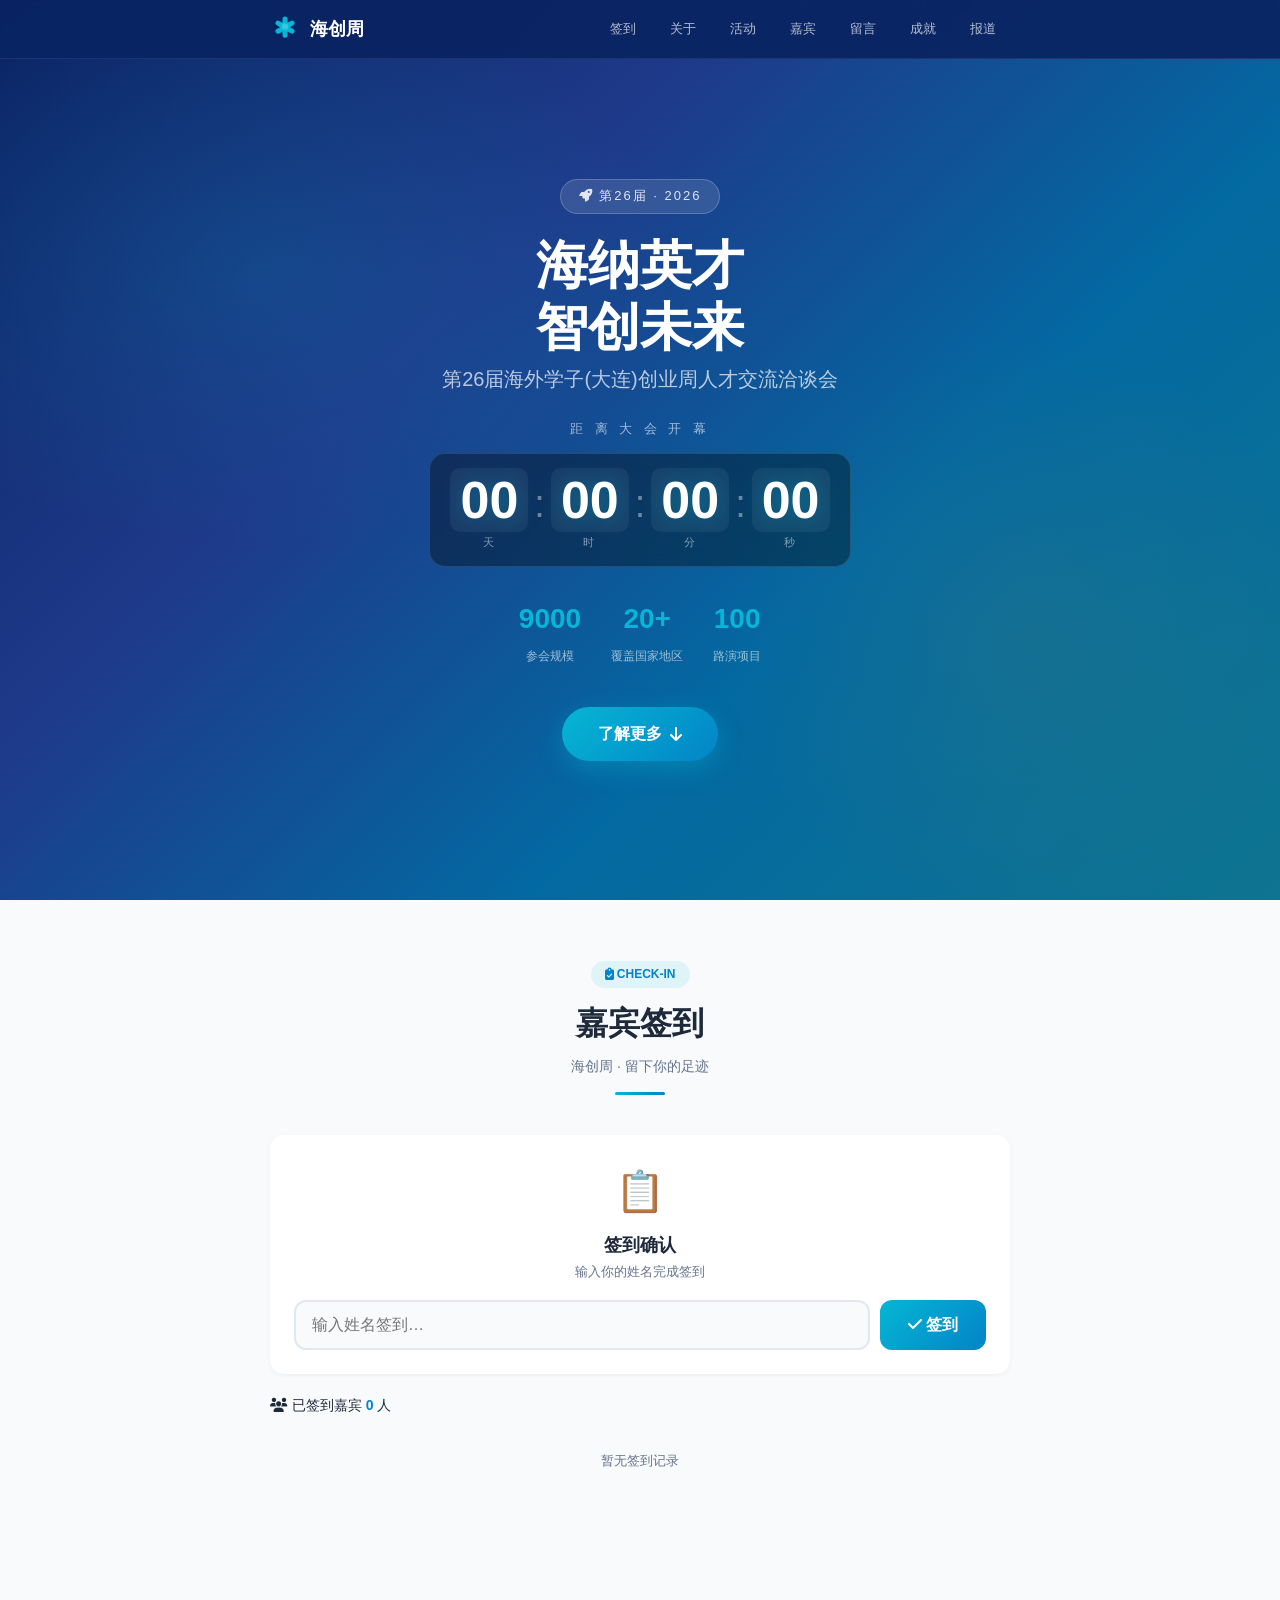
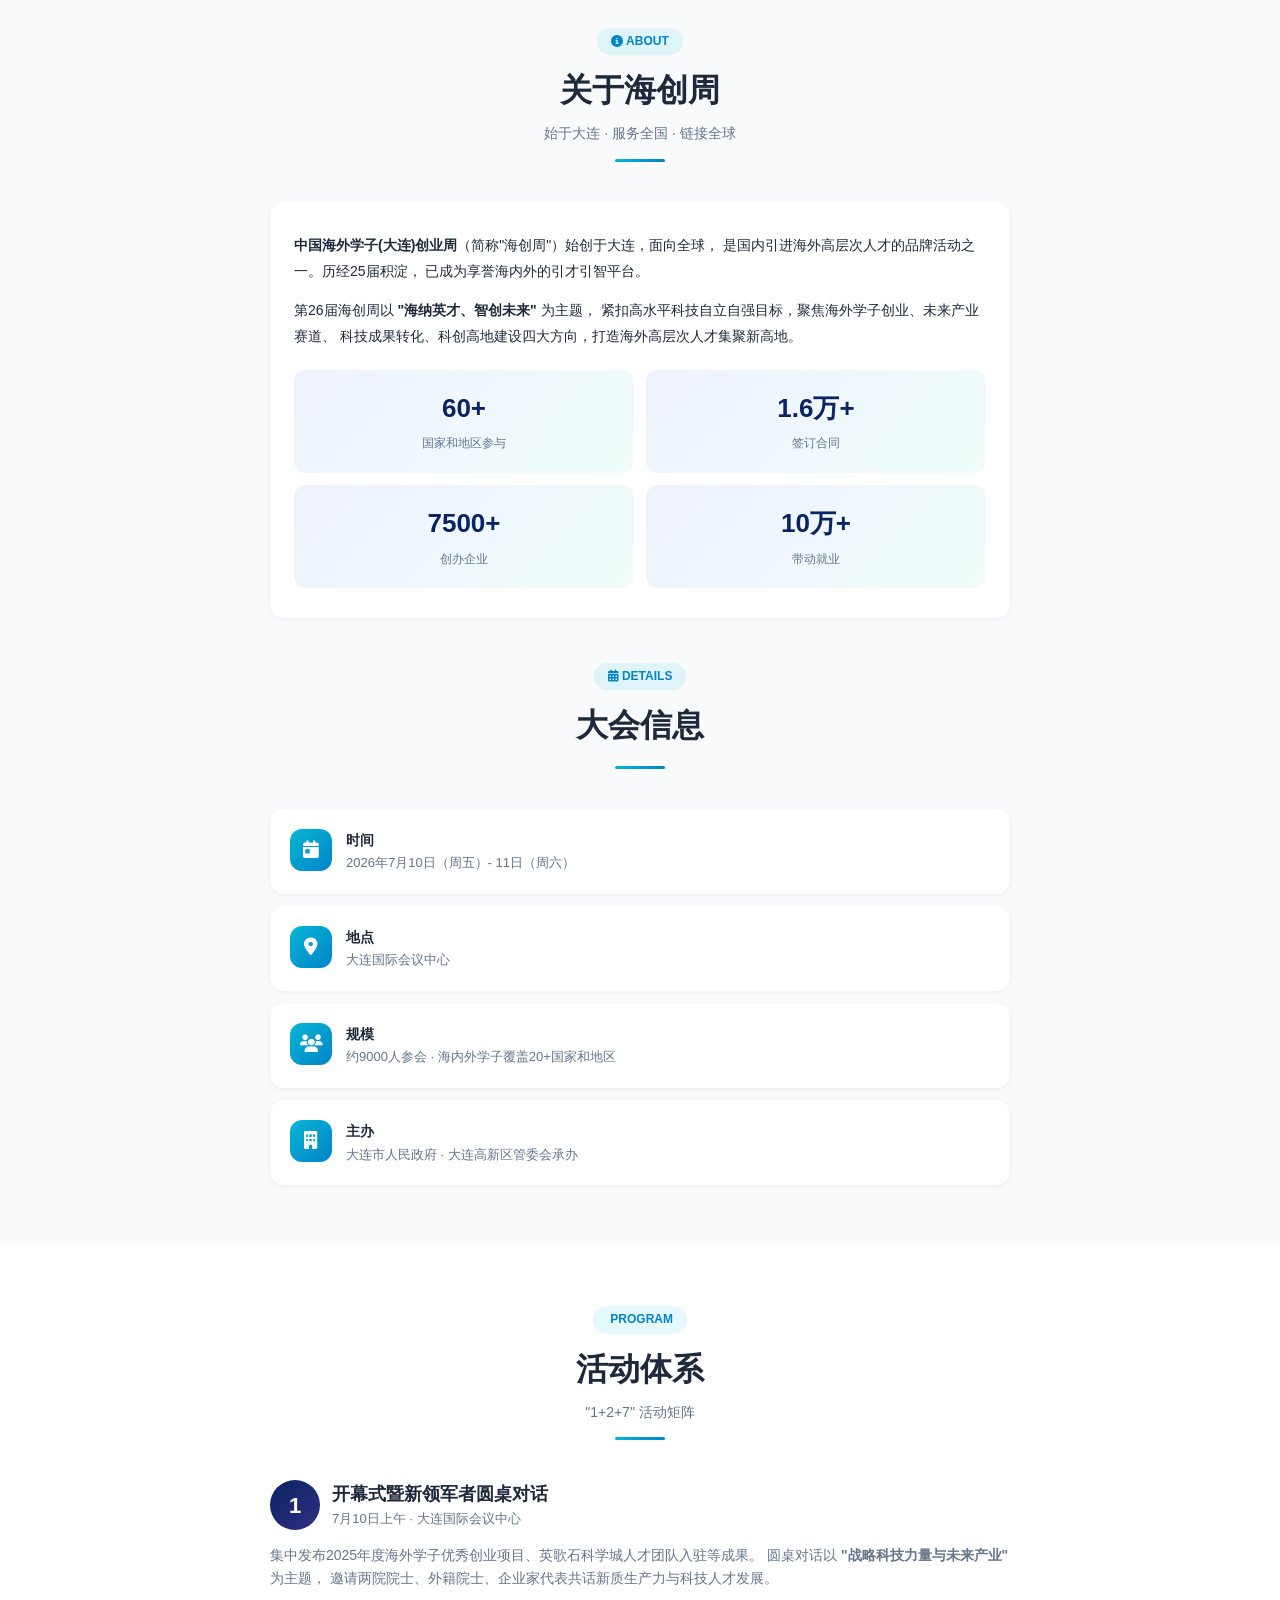
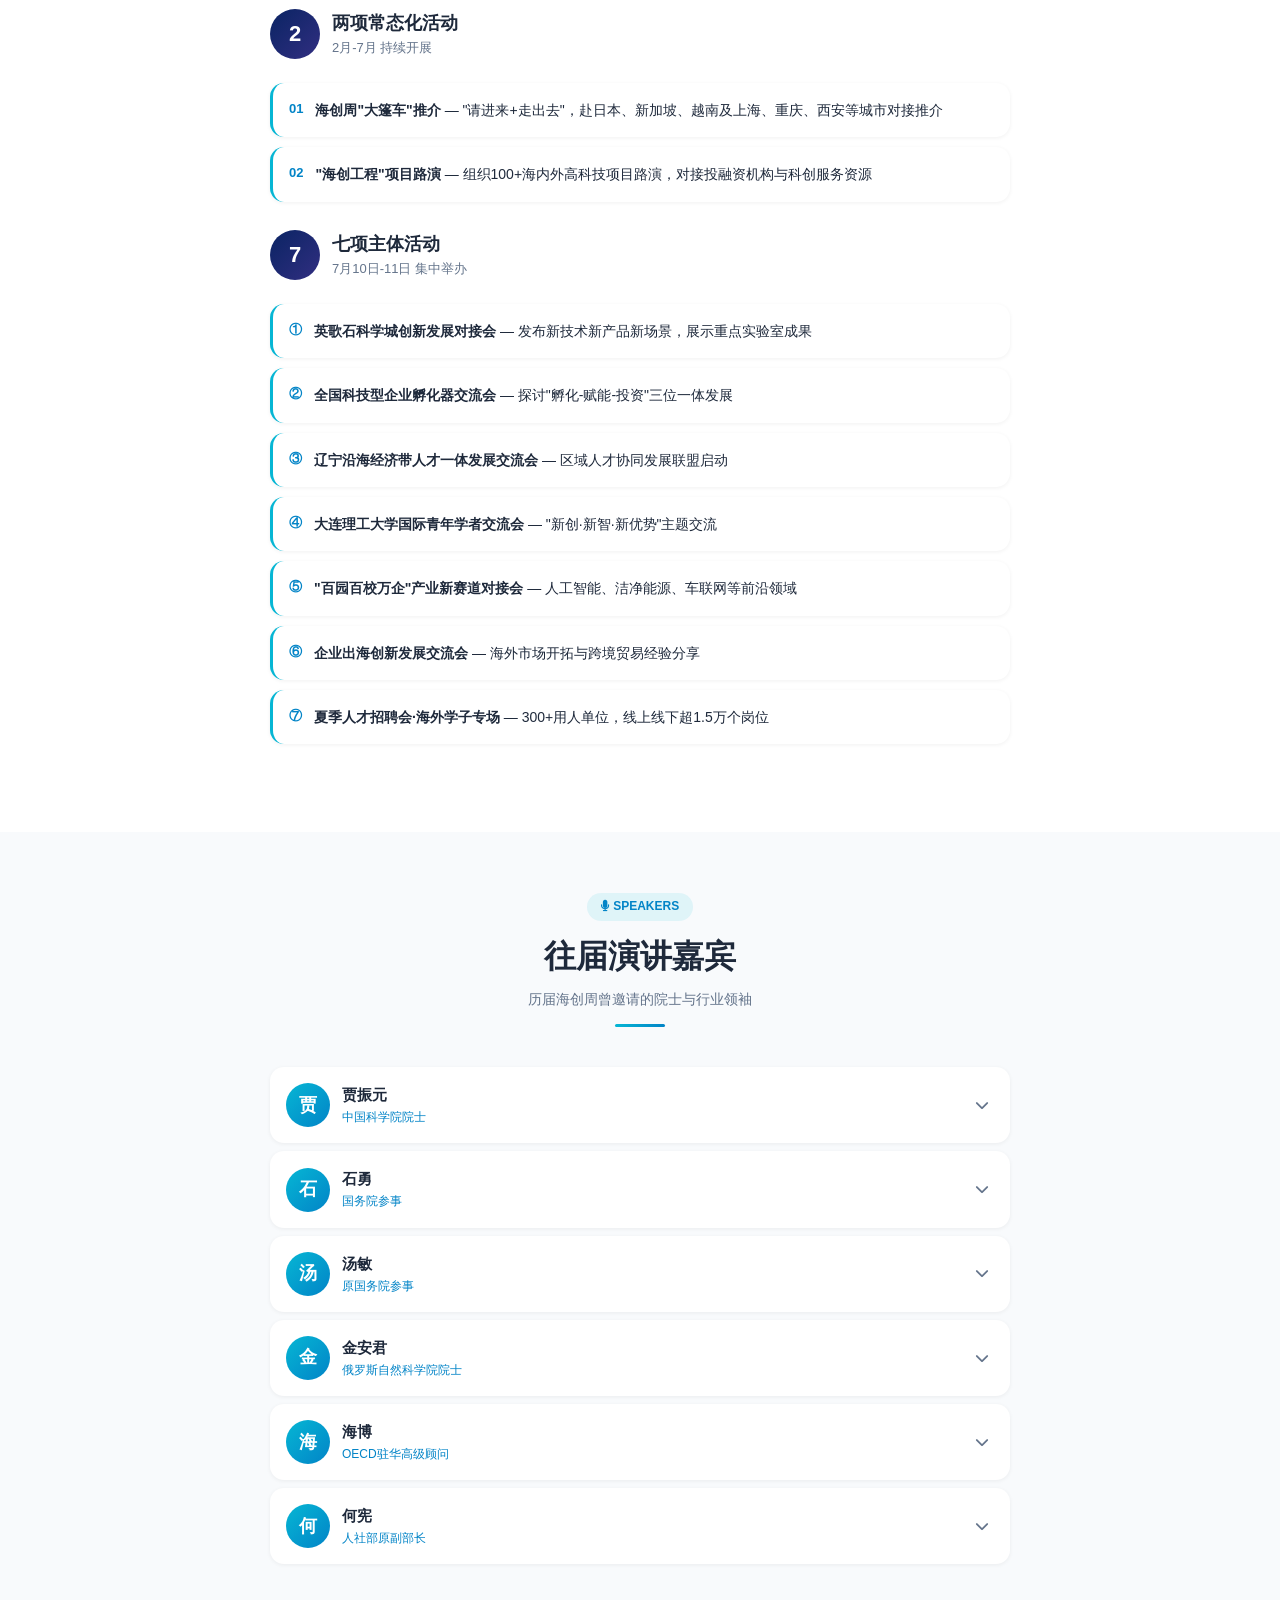
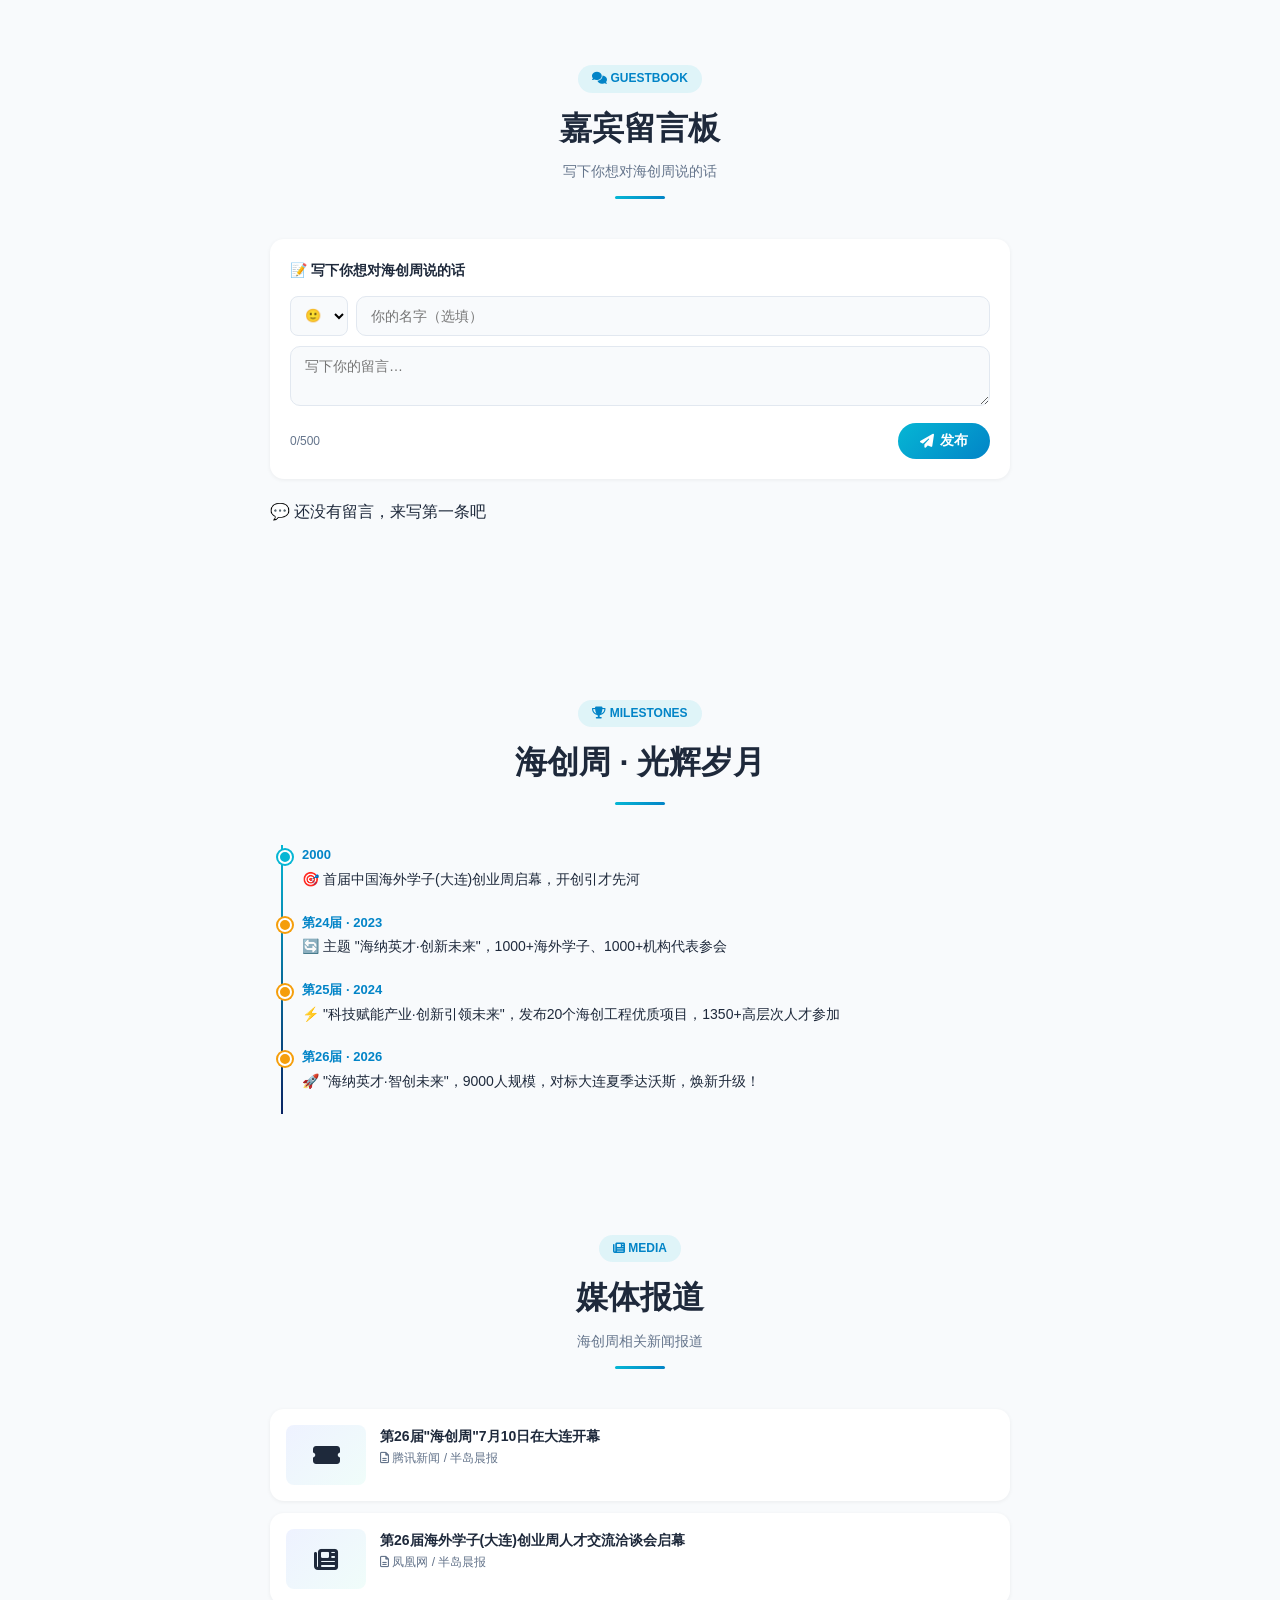
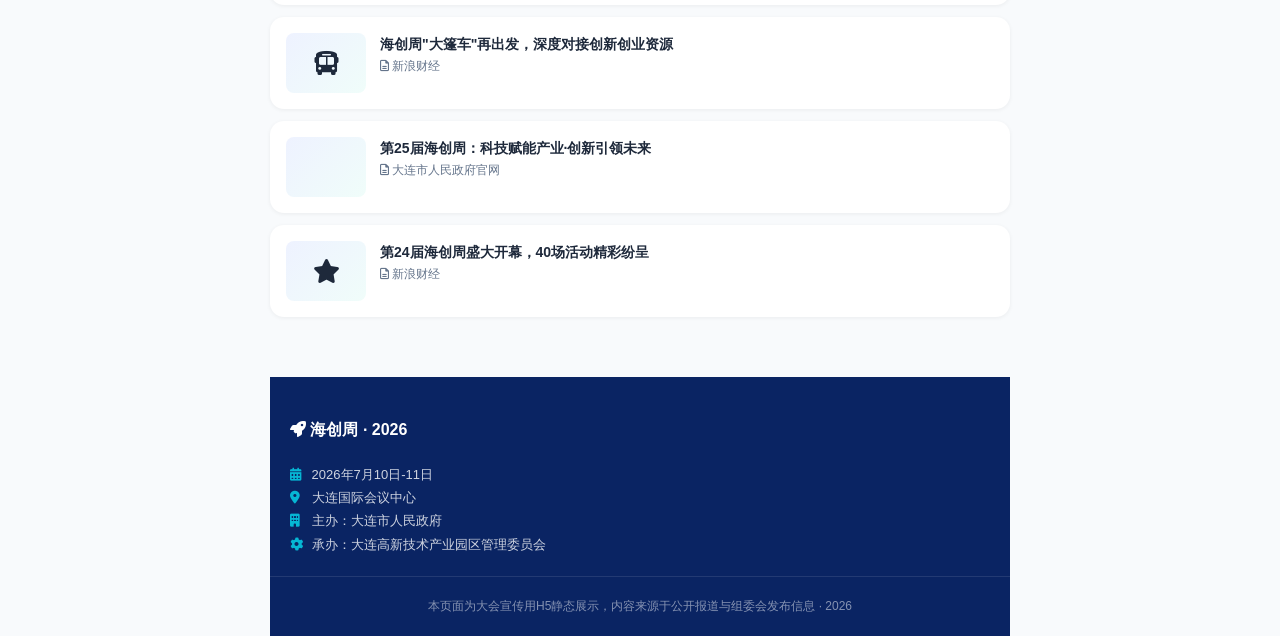
<file: index.html>
<!DOCTYPE html>
<html lang="zh-CN">
<head>
  <meta charset="UTF-8">
  <meta name="viewport" content="width=device-width, initial-scale=1.0, maximum-scale=1.0, user-scalable=no">
  <title>第26届海创周 · 海纳英才 智创未来</title>
  <link rel="stylesheet" href="https://cdnjs.cloudflare.com/ajax/libs/font-awesome/6.5.1/css/all.min.css">
  <link rel="stylesheet" href="css/style.css">
</head>
<body>

<!-- ============================================ -->
<!-- Nav -->
<!-- ============================================ -->
<nav class="navbar">
  <div class="container">
    <div class="nav-logo">
      <svg viewBox="0 0 36 36" fill="none">
        <path d="M18 3a3 3 0 0 1 3 3v4.5l3.9-2.25a3 3 0 0 1 3 5.2L24 15.75l3.9 2.25a3 3 0 0 1-3 5.2L21 21v4.5a3 3 0 0 1-6 0V21l-3.9 2.25a3 3 0 0 1-3-5.2L12 15.75l-3.9-2.25a3 3 0 0 1 3-5.2L15 10.5V6a3 3 0 0 1 3-3z" fill="#06b6d4"/>
        <circle cx="18" cy="15" r="4" fill="#fff" opacity=".2"/>
      </svg>
      <span>海创周</span>
    </div>
    <button class="nav-toggle" id="navToggle" aria-label="菜单">
      <i class="fas fa-bars"></i>
    </button>
    <ul class="nav-links" id="navLinks">
      <li><a href="#checkin" class="active">签到</a></li>
      <li><a href="#about">关于</a></li>
      <li><a href="#activities">活动</a></li>
      <li><a href="#speakers">嘉宾</a></li>
      <li><a href="#guestbook">留言</a></li>
      <li><a href="#achievement">成就</a></li>
      <li><a href="#media">报道</a></li>
    </ul>
  </div>
</nav>

<!-- ============================================ -->
<!-- Hero -->
<!-- ============================================ -->
<section class="hero" id="home">
  <div class="hero-particles" id="particles"></div>
  <div class="hero-content">
    <span class="hero-badge"><i class="fas fa-rocket"></i> 第26届 · 2026</span>
    <h1>
      海纳英才<br>智创未来
      <small>第26届海外学子(大连)创业周人才交流洽谈会</small>
    </h1>
    <div class="countdown-wrap">
      <div class="countdown-label">距 离 大 会 开 幕</div>
      <div class="countdown-board">
        <div class="cd-block">
          <span class="cd-num" id="cdDays">00</span>
          <span class="cd-unit">天</span>
        </div>
        <span class="cd-sep">:</span>
        <div class="cd-block">
          <span class="cd-num" id="cdHours">00</span>
          <span class="cd-unit">时</span>
        </div>
        <span class="cd-sep">:</span>
        <div class="cd-block">
          <span class="cd-num" id="cdMins">00</span>
          <span class="cd-unit">分</span>
        </div>
        <span class="cd-sep">:</span>
        <div class="cd-block">
          <span class="cd-num" id="cdSecs">00</span>
          <span class="cd-unit">秒</span>
        </div>
      </div>
    </div>

    <div class="hero-stats">
      <div class="hero-stat">
        <span class="num">9000</span>
        <span class="lbl">参会规模</span>
      </div>
      <div class="hero-stat">
        <span class="num">20+</span>
        <span class="lbl">覆盖国家地区</span>
      </div>
      <div class="hero-stat">
        <span class="num">100</span>
        <span class="lbl">路演项目</span>
      </div>
    </div>

    <a href="#checkin" class="hero-cta">
      了解更多 <i class="fas fa-arrow-down"></i>
    </a>
  </div>
</section>

<!-- ============================================ -->
<!-- 签到 -->
<!-- ============================================ -->
<div class="container" id="checkin">
<section>
  <div class="section-title fade-in">
    <span class="tag"><i class="fas fa-clipboard-check"></i> CHECK-IN</span>
    <h2>嘉宾签到</h2>
    <p>海创周 · 留下你的足迹</p>
    <div class="bar"></div>
  </div>

  <div class="checkin-card fade-in" id="checkinCard">
    <div class="checkin-form" id="checkinForm">
      <div class="checkin-hero">
        <span class="checkin-icon">📋</span>
        <h3>签到确认</h3>
        <p>输入你的姓名完成签到</p>
      </div>
      <div class="checkin-input-row">
        <input type="text" id="checkinName" placeholder="输入姓名签到…" maxlength="20" autocomplete="off">
        <button id="checkinBtn"><i class="fas fa-check"></i> 签到</button>
      </div>
    </div>
    <div class="checkin-done" id="checkinDone" style="display:none;">
      <div class="checkin-badge">
        <span class="cb-icon">✅</span>
        <span class="cb-text">签到成功</span>
      </div>
      <div class="checkin-info">
        你是第 <strong id="checkinRank">--</strong> 位签到嘉宾
      </div>
      <div class="checkin-stamp" id="checkinStamp">还未签到</div>
      <button class="checkin-reset" id="checkinReset">重新签到</button>
    </div>
  </div>

  <div class="checkin-list-header fade-in">
    <span><i class="fas fa-users"></i> 已签到嘉宾 <strong id="checkinTotal">0</strong> 人</span>

  </div>
  <div class="checkin-list fade-in" id="checkinList"></div>
</section>
</div>

<!-- ============================================ -->


<div class="container">

<!-- ============================================ -->
<!-- About -->
<!-- ============================================ -->
<section id="about">
  <div class="section-title fade-in">
    <span class="tag"><i class="fas fa-info-circle"></i> ABOUT</span>
    <h2>关于海创周</h2>
    <p>始于大连 · 服务全国 · 链接全球</p>
    <div class="bar"></div>
  </div>

  <div class="about-card fade-in">
    <p style="font-size:14px;line-height:1.9;">
      <strong>中国海外学子(大连)创业周</strong>（简称"海创周"）始创于大连，面向全球，
      是国内引进海外高层次人才的品牌活动之一。历经25届积淀，
      已成为享誉海内外的引才引智平台。
    </p>
    <p style="font-size:14px;line-height:1.9;margin-top:12px;">
      第26届海创周以 <strong>"海纳英才、智创未来"</strong> 为主题，
      紧扣高水平科技自立自强目标，聚焦海外学子创业、未来产业赛道、
      科技成果转化、科创高地建设四大方向，打造海外高层次人才集聚新高地。
    </p>
    <div class="about-stats-grid">
      <div class="stat-card">
        <span class="num">60+</span>
        <span class="lbl">国家和地区参与</span>
      </div>
      <div class="stat-card">
        <span class="num">1.6万+</span>
        <span class="lbl">签订合同</span>
      </div>
      <div class="stat-card">
        <span class="num">7500+</span>
        <span class="lbl">创办企业</span>
      </div>
      <div class="stat-card">
        <span class="num">10万+</span>
        <span class="lbl">带动就业</span>
      </div>
    </div>
  </div>

  <div class="section-title" style="margin-top:44px;">
    <span class="tag"><i class="fas fa-calendar-alt"></i> DETAILS</span>
    <h2>大会信息</h2>
    <div class="bar"></div>
  </div>

  <div class="info-grid">
    <div class="info-item fade-in">
      <div class="icon"><i class="fas fa-calendar-day"></i></div>
      <div>
        <h4>时间</h4>
        <p>2026年7月10日（周五）- 11日（周六）</p>
      </div>
    </div>
    <div class="info-item fade-in">
      <div class="icon"><i class="fas fa-map-marker-alt"></i></div>
      <div>
        <h4>地点</h4>
        <p>大连国际会议中心</p>
      </div>
    </div>
    <div class="info-item fade-in">
      <div class="icon"><i class="fas fa-users"></i></div>
      <div>
        <h4>规模</h4>
        <p>约9000人参会 · 海内外学子覆盖20+国家和地区</p>
      </div>
    </div>
    <div class="info-item fade-in">
      <div class="icon"><i class="fas fa-building"></i></div>
      <div>
        <h4>主办</h4>
        <p>大连市人民政府 · 大连高新区管委会承办</p>
      </div>
    </div>
  </div>
</section>

</div><!-- /container -->

<section class="section-alt" id="activities">
  <div class="container">
    <div class="section-title fade-in">
      <span class="tag"><i class="fas fa-list-tree"></i> PROGRAM</span>
      <h2>活动体系</h2>
      <p>"1+2+7" 活动矩阵</p>
      <div class="bar"></div>
    </div>

    <!-- 1 -->
    <div class="act-header fade-in">
      <div class="act-number">1</div>
      <div class="act-title">
        <h3>开幕式暨新领军者圆桌对话</h3>
        <p>7月10日上午 · 大连国际会议中心</p>
      </div>
    </div>
    <p class="fade-in" style="font-size:14px;margin:-10px 0 20px;color:var(--text-light);">
      集中发布2025年度海外学子优秀创业项目、英歌石科学城人才团队入驻等成果。
      圆桌对话以 <strong>"战略科技力量与未来产业"</strong> 为主题，
      邀请两院院士、外籍院士、企业家代表共话新质生产力与科技人才发展。
    </p>

    <!-- 2 -->
    <div class="act-header fade-in">
      <div class="act-number">2</div>
      <div class="act-title">
        <h3>两项常态化活动</h3>
        <p>2月-7月 持续开展</p>
      </div>
    </div>
    <div class="act-grid">
      <div class="act-item fade-in">
        <span class="idx">01</span>
        <span class="desc"><strong>海创周"大篷车"推介</strong> — "请进来+走出去"，赴日本、新加坡、越南及上海、重庆、西安等城市对接推介</span>
      </div>
      <div class="act-item fade-in">
        <span class="idx">02</span>
        <span class="desc"><strong>"海创工程"项目路演</strong> — 组织100+海内外高科技项目路演，对接投融资机构与科创服务资源</span>
      </div>
    </div>

    <!-- 7 -->
    <div class="act-header fade-in">
      <div class="act-number">7</div>
      <div class="act-title">
        <h3>七项主体活动</h3>
        <p>7月10日-11日 集中举办</p>
      </div>
    </div>
    <div class="act-grid">
      <div class="act-item fade-in">
        <span class="idx">①</span>
        <span class="desc"><strong>英歌石科学城创新发展对接会</strong> — 发布新技术新产品新场景，展示重点实验室成果</span>
      </div>
      <div class="act-item fade-in">
        <span class="idx">②</span>
        <span class="desc"><strong>全国科技型企业孵化器交流会</strong> — 探讨"孵化-赋能-投资"三位一体发展</span>
      </div>
      <div class="act-item fade-in">
        <span class="idx">③</span>
        <span class="desc"><strong>辽宁沿海经济带人才一体发展交流会</strong> — 区域人才协同发展联盟启动</span>
      </div>
      <div class="act-item fade-in">
        <span class="idx">④</span>
        <span class="desc"><strong>大连理工大学国际青年学者交流会</strong> — "新创·新智·新优势"主题交流</span>
      </div>
      <div class="act-item fade-in">
        <span class="idx">⑤</span>
        <span class="desc"><strong>"百园百校万企"产业新赛道对接会</strong> — 人工智能、洁净能源、车联网等前沿领域</span>
      </div>
      <div class="act-item fade-in">
        <span class="idx">⑥</span>
        <span class="desc"><strong>企业出海创新发展交流会</strong> — 海外市场开拓与跨境贸易经验分享</span>
      </div>
      <div class="act-item fade-in">
        <span class="idx">⑦</span>
        <span class="desc"><strong>夏季人才招聘会·海外学子专场</strong> — 300+用人单位，线上线下超1.5万个岗位</span>
      </div>
    </div>
  </div>
</section>

<div class="container">

<!-- ============================================ -->
<!-- Speakers -->
<!-- ============================================ -->
<section id="speakers">
  <div class="section-title fade-in">
    <span class="tag"><i class="fas fa-microphone"></i> SPEAKERS</span>
    <h2>往届演讲嘉宾</h2>
    <p>历届海创周曾邀请的院士与行业领袖</p>
    <div class="bar"></div>
  </div>

  <div class="accordion" id="speakerAccordion">
    <!-- js 渲染风琴页 -->
  </div>
</section>

<!-- ============================================ -->
<!-- 留言板 -->
<!-- ============================================ -->
<section id="guestbook" style="padding-top:40px;">
  <div class="section-title fade-in">
    <span class="tag"><i class="fas fa-comments"></i> GUESTBOOK</span>
    <h2>嘉宾留言板</h2>
    <p>写下你想对海创周说的话</p>
    <div class="bar"></div>
  </div>

  <div class="gb-form fade-in">
    <p>📝 写下你想对海创周说的话</p>
    <div style="display:flex;gap:8px;">
      <select id="gbLabel" style="flex-shrink:0;width:auto;font-size:13px;padding:8px 10px;border:1px solid #e2e8f0;border-radius:8px;background:#f8fafc;outline:none;">
        <option value="🙂">🙂</option>
        <option value="🎉">🎉</option>
        <option value="🚀">🚀</option>
        <option value="💡">💡</option>
        <option value="❤️">❤️</option>
      </select>
      <input type="text" id="gbName" placeholder="你的名字（选填）" maxlength="20" style="flex:1;">
    </div>
    <textarea id="gbMsg" placeholder="写下你的留言…" maxlength="500" rows="2"></textarea>
    <div class="gb-form-actions">
      <span class="gb-counter"><span id="gbCount">0</span>/500</span>
      <div>
        <button id="gbSubmit" class="gb-btn"><i class="fas fa-paper-plane"></i> 发布</button>
      </div>
    </div>
  </div>

  <div class="gb-list" id="gbList">
    <div class="gb-empty" id="gbEmpty">💬 还没有留言，来写第一条吧</div>
  </div>
</section>

<!-- ============================================ -->
<!-- Achievements -->
<!-- ============================================ -->
<section id="achievement">
  <div class="section-title fade-in">
    <span class="tag"><i class="fas fa-trophy"></i> MILESTONES</span>
    <h2>海创周 · 光辉岁月</h2>
    <div class="bar"></div>
  </div>

  <div class="timeline">
    <div class="tl-item fade-in">
      <div class="year">2000</div>
      <div class="desc">🎯 首届中国海外学子(大连)创业周启幕，开创引才先河</div>
    </div>
    <div class="tl-item fade-in year-dot">
      <div class="year">第24届 · 2023</div>
      <div class="desc">🔄 主题 "海纳英才·创新未来"，1000+海外学子、1000+机构代表参会</div>
    </div>
    <div class="tl-item fade-in year-dot">
      <div class="year">第25届 · 2024</div>
      <div class="desc">⚡ "科技赋能产业·创新引领未来"，发布20个海创工程优质项目，1350+高层次人才参加</div>
    </div>
    <div class="tl-item fade-in year-dot">
      <div class="year">第26届 · 2026</div>
      <div class="desc">🚀 "海纳英才·智创未来"，9000人规模，对标大连夏季达沃斯，焕新升级！</div>
    </div>
  </div>
</section>

<!-- ============================================ -->
<!-- Media -->
<!-- ============================================ -->
<section id="media">
  <div class="section-title fade-in">
    <span class="tag"><i class="fas fa-newspaper"></i> MEDIA</span>
    <h2>媒体报道</h2>
    <p>海创周相关新闻报道</p>
    <div class="bar"></div>
  </div>

  <div class="media-grid" id="mediaGrid">
    <!-- js 渲染 -->
  </div>
</section>


<footer>
  <div class="container">
    <div class="brand"><i class="fas fa-rocket"></i> 海创周 · 2026</div>
    <div class="info">
      <i class="fas fa-calendar-alt"></i> 2026年7月10日-11日<br>
      <i class="fas fa-map-marker-alt"></i> 大连国际会议中心<br>
      <i class="fas fa-building"></i> 主办：大连市人民政府<br>
      <i class="fas fa-cog"></i> 承办：大连高新技术产业园区管理委员会
    </div>
  </div>
  <div class="footer-bottom">
    <p>本页面为大会宣传用H5静态展示，内容来源于公开报道与组委会发布信息 · 2026</p>
  </div>
</footer>

<script src="js/app.js"></script>
</body>
</html>
</file>
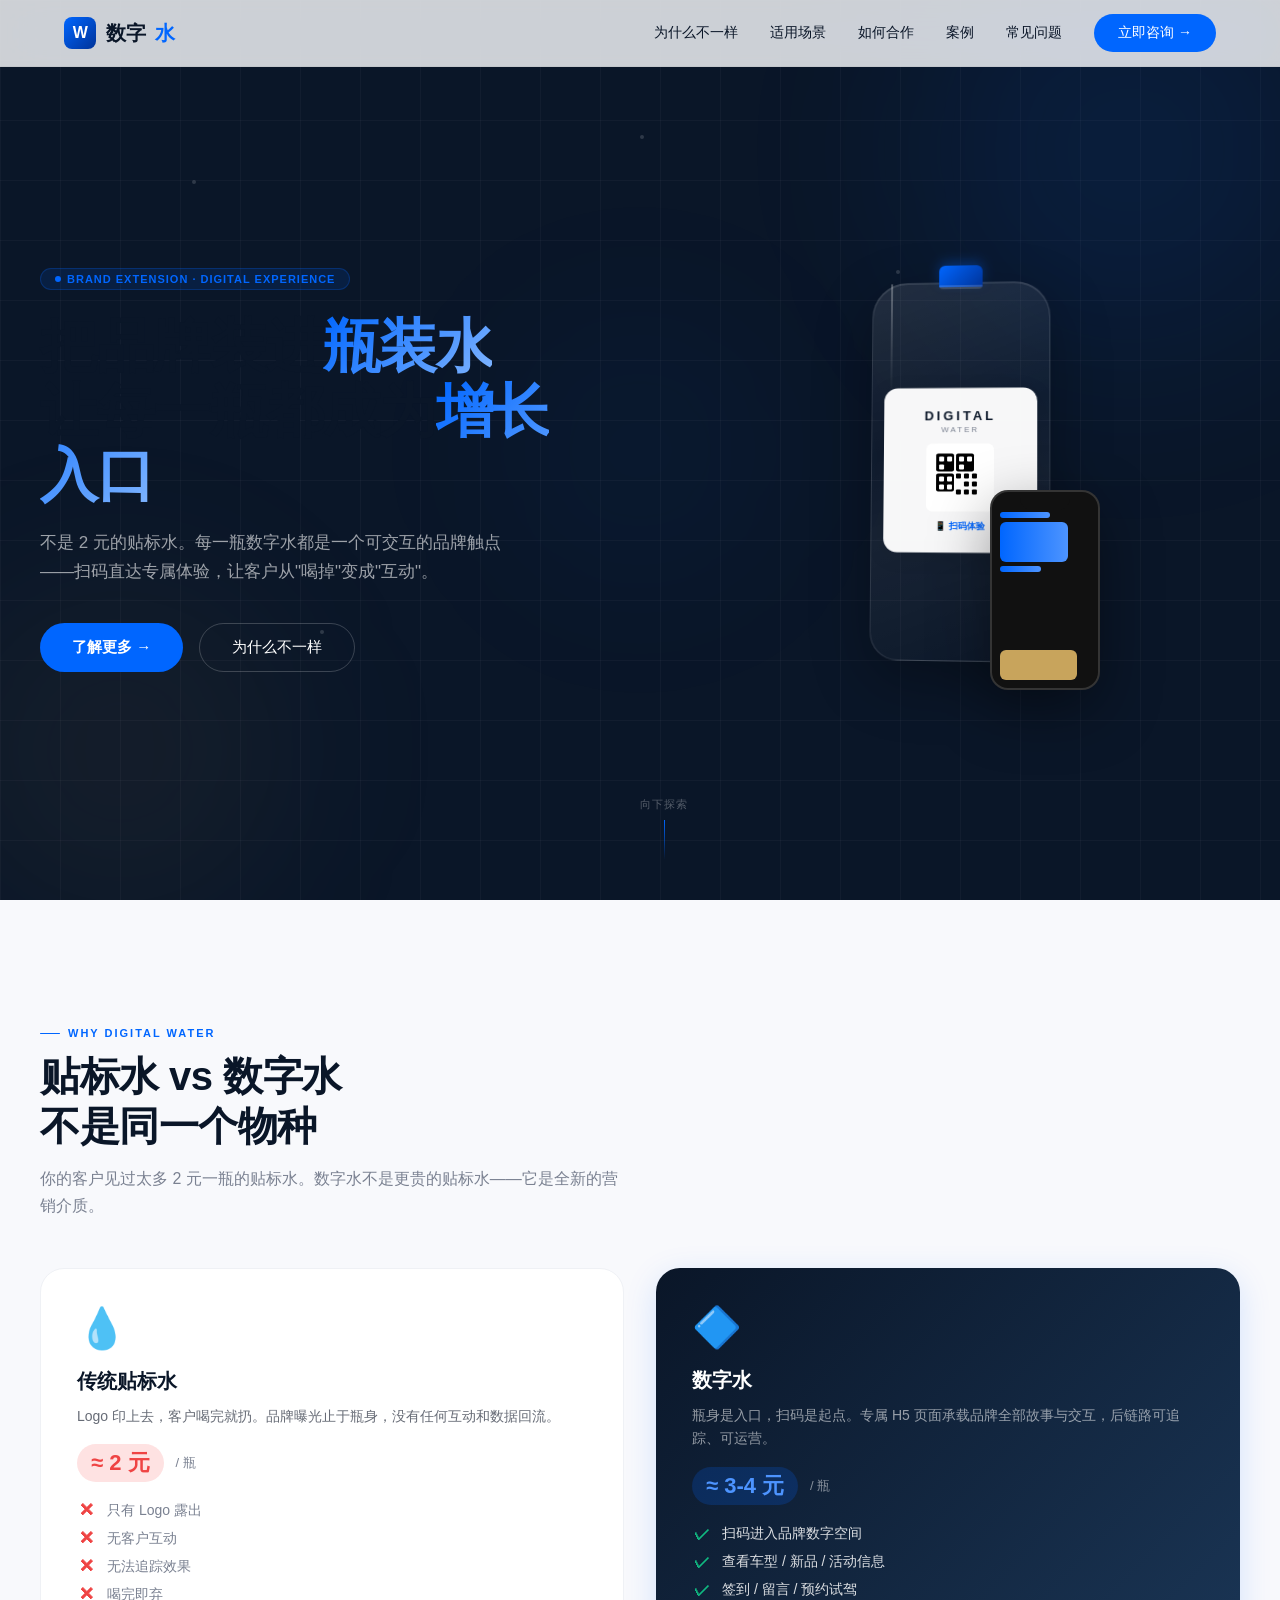
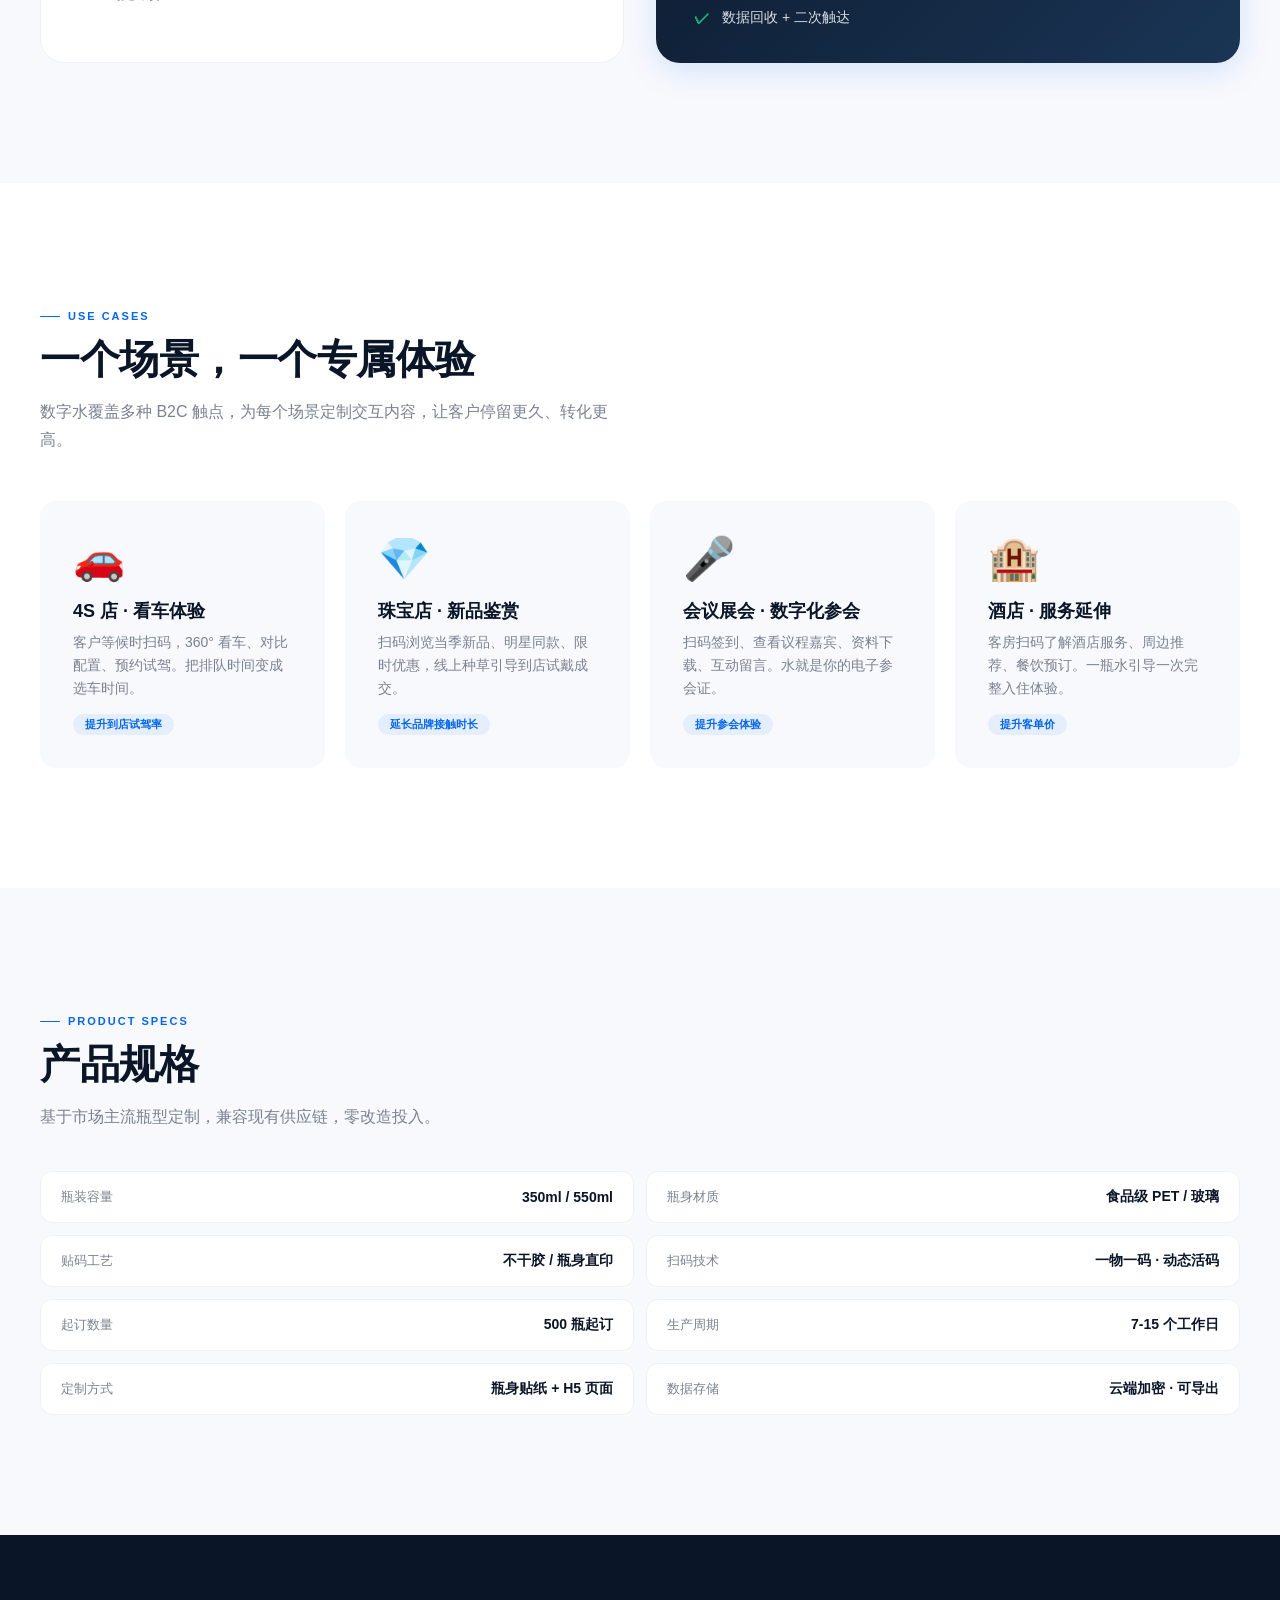
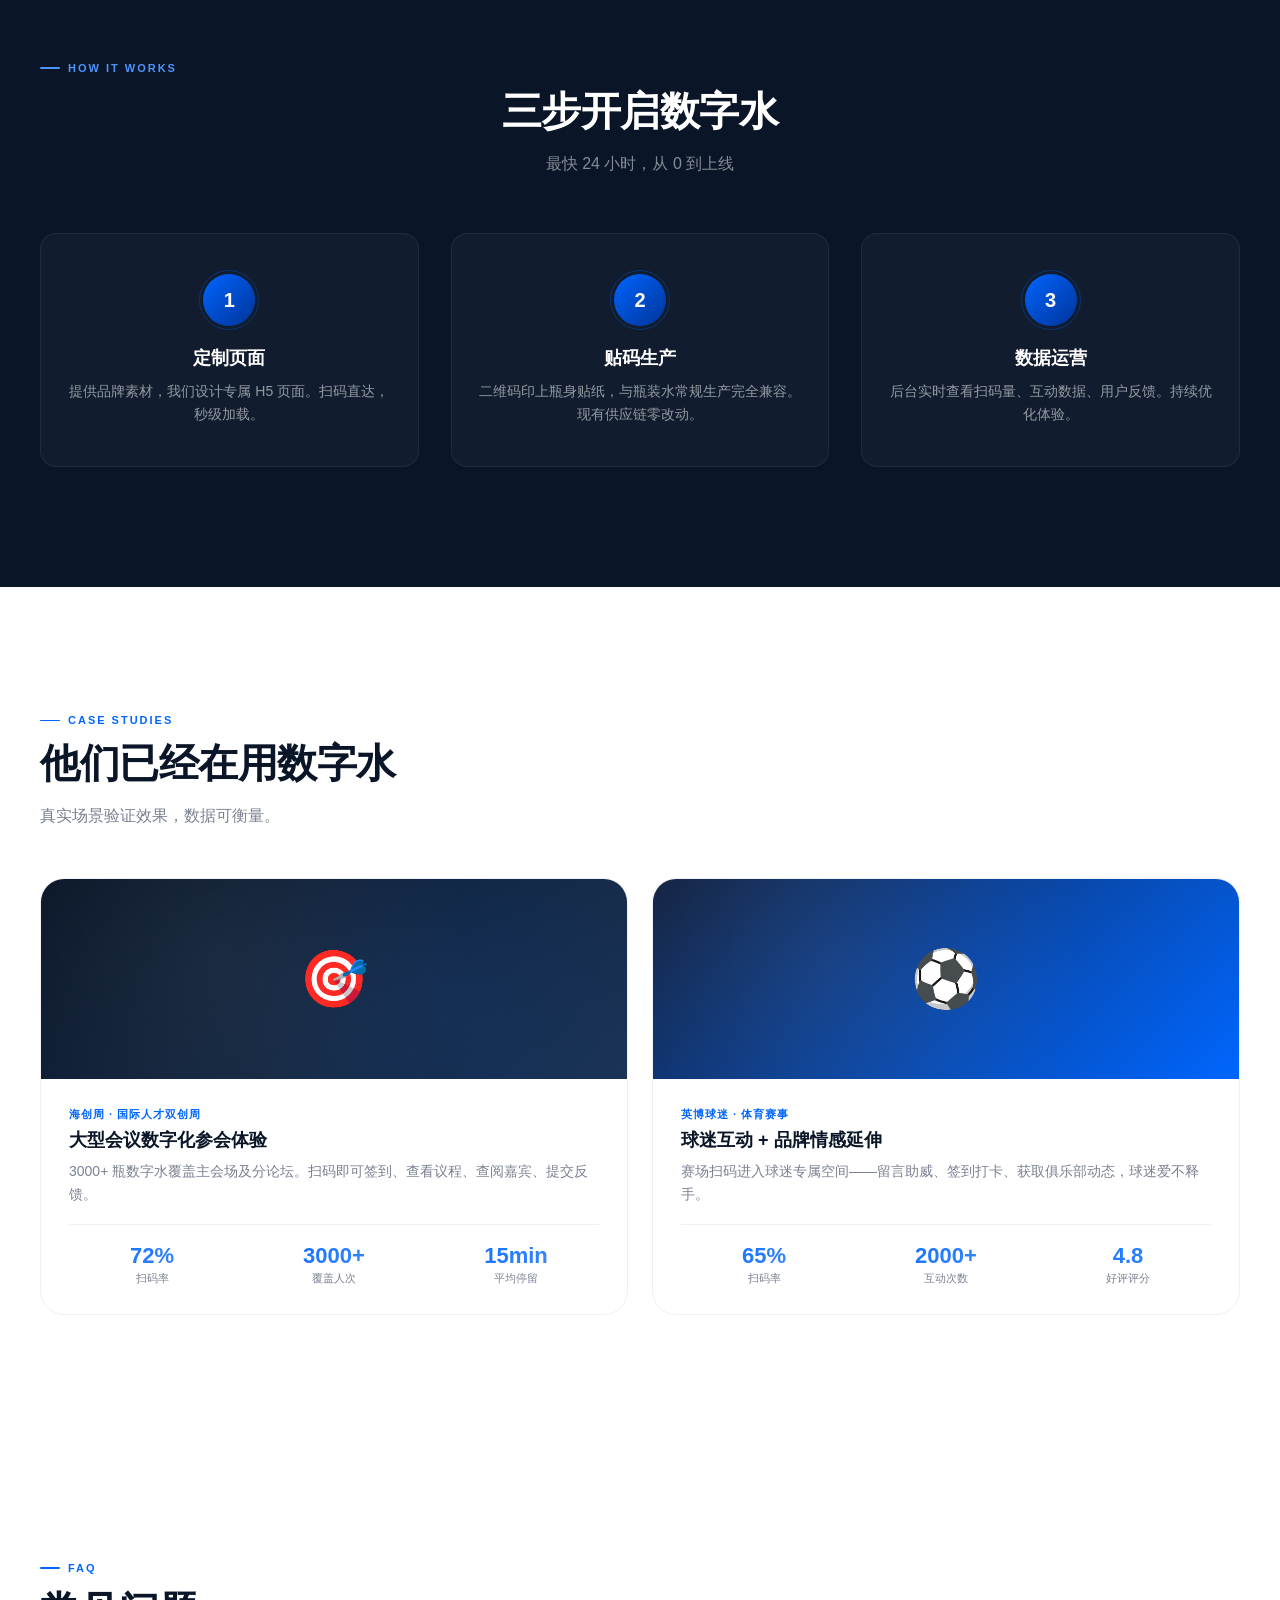
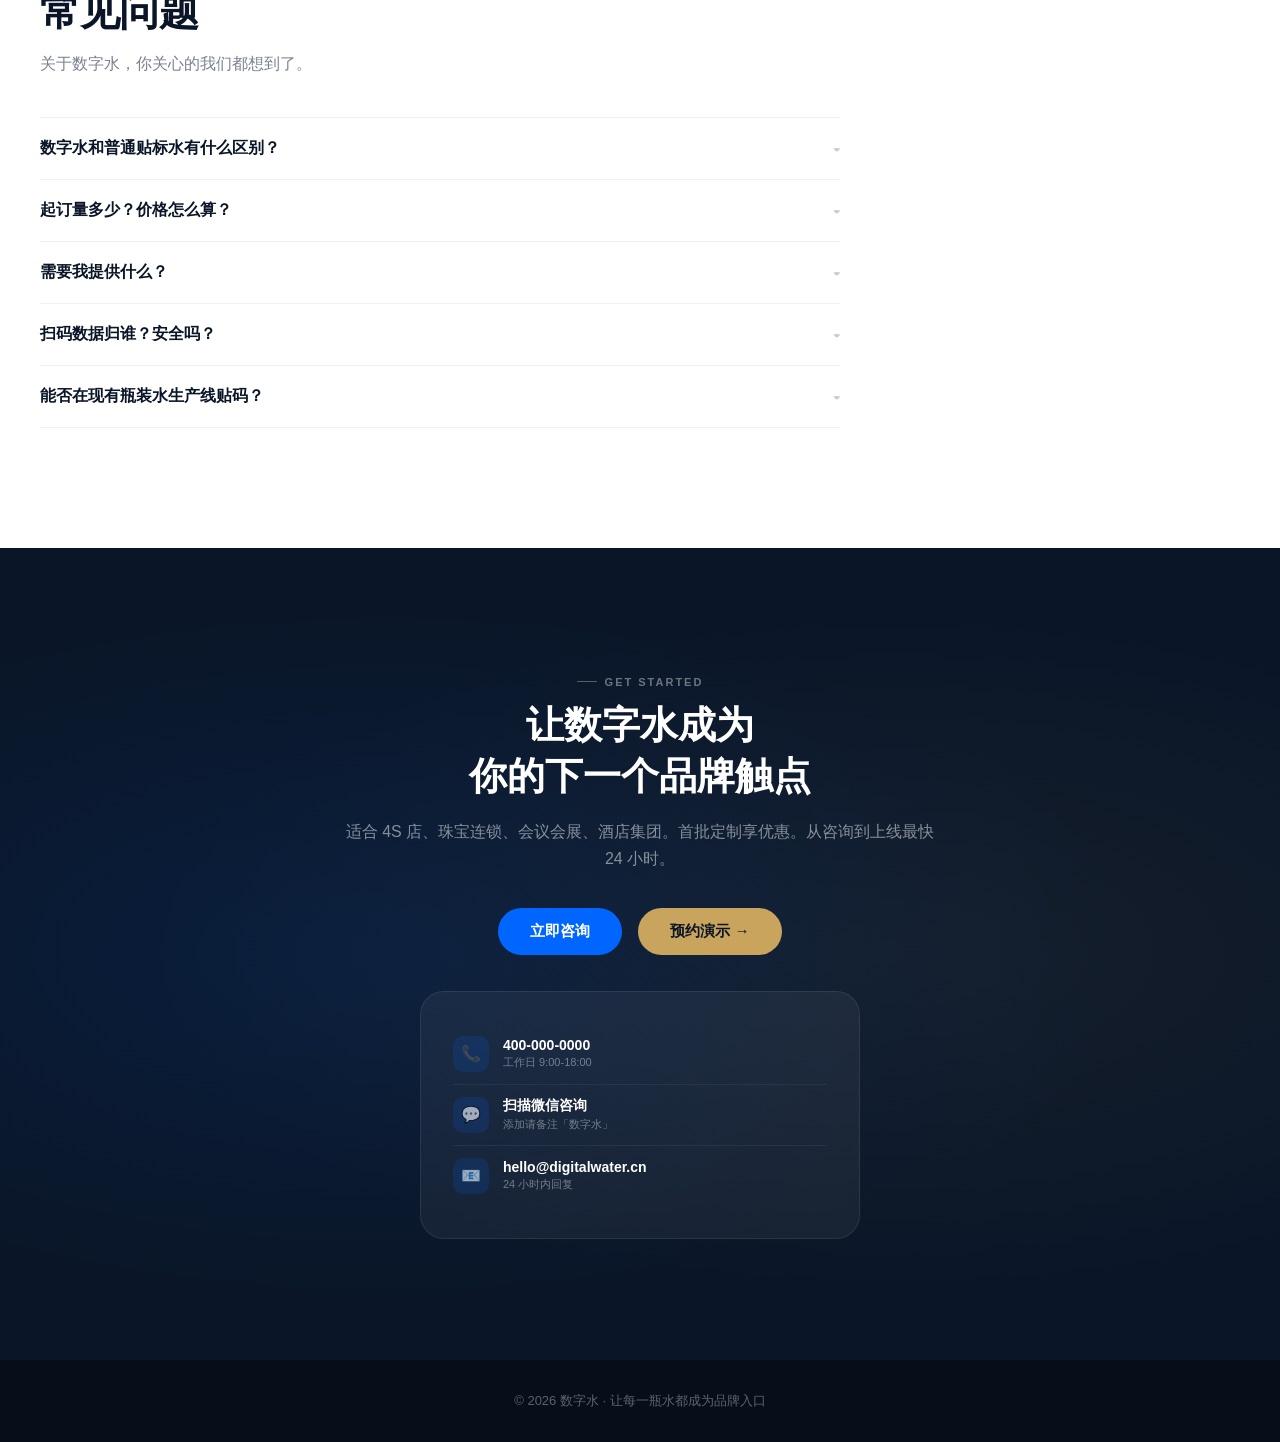
<file: digital-water/index.html>
<!DOCTYPE html>
<html lang="zh-CN">
<head>
<meta charset="UTF-8">
<meta name="viewport" content="width=device-width, initial-scale=1.0">
<title>数字水 · 让每一瓶水都成为品牌入口</title>
<style>
/* --- Reset & Base --- */
*, *::before, *::after { margin:0; padding:0; box-sizing:border-box; }
html { scroll-behavior: smooth; }
body {
  font-family: -apple-system, BlinkMacSystemFont, "SF Pro Display", "PingFang SC", "Helvetica Neue", sans-serif;
  color: #0A1628;
  background: #fff;
  overflow-x: hidden;
  -webkit-font-smoothing: antialiased;
}

/* --- Design Tokens --- */
:root {
  --navy: #0A1628;
  --navy-light: #132240;
  --accent: #0066FF;
  --accent-light: #4D94FF;
  --gold: #C8A45C;
  --gold-light: #E8D5A8;
  --gray-50: #F8F9FC;
  --gray-100: #EFF1F5;
  --gray-300: #C5C9D2;
  --gray-500: #7A8191;
  --gray-700: #414754;
  --radius-sm: 8px;
  --radius: 16px;
  --radius-lg: 24px;
}

/* --- Nav --- */
nav {
  position: fixed; top:0; width:100%; z-index:1000;
  background: rgba(255,255,255,0.8);
  backdrop-filter: blur(24px) saturate(180%);
  -webkit-backdrop-filter: blur(24px) saturate(180%);
  border-bottom: 1px solid rgba(0,0,0,0.05);
  transition: transform .3s;
}
.nav-inner {
  max-width: 1200px; margin:0 auto;
  display:flex; align-items:center; justify-content:space-between;
  padding:14px 24px;
}
.logo {
  font-size:20px; font-weight:700; letter-spacing:-0.5px;
  display:flex; align-items:center; gap:10px;
}
.logo-icon {
  width:32px; height:32px;
  background: linear-gradient(135deg, var(--accent), #003399);
  border-radius: 8px;
  display:flex; align-items:center; justify-content:center;
  color:#fff; font-size:16px; font-weight:800;
}
.logo span { color: var(--accent); }
.nav-links { display:flex; gap:32px; align-items:center; }
.nav-links a {
  text-decoration:none; color:var(--navy); font-size:14px; font-weight:500;
  transition:color .2s; position:relative;
}
.nav-links a::after {
  content:''; position:absolute; bottom:-4px; left:0; width:0; height:2px;
  background:var(--accent); transition:width .3s; border-radius:2px;
}
.nav-links a:hover::after { width:100%; }
.nav-links a:hover { color:var(--accent); }
.nav-cta {
  background:var(--accent); color:#fff !important; padding:10px 24px;
  border-radius:100px; font-weight:600; font-size:13px;
  transition:transform .3s, box-shadow .3s !important;
}
.nav-cta:hover { transform:translateY(-2px); box-shadow:0 8px 24px rgba(0,102,255,0.35); }
.nav-cta::after { display:none !important; }

/* --- Hero --- */
.hero {
  min-height: 100vh;
  display: flex; align-items: center;
  padding: 120px 24px 80px;
  background: var(--navy);
  position: relative; overflow: hidden;
}
/* Animated grid background */
.hero-bg {
  position: absolute; inset:0; overflow:hidden;
}
.hero-bg .grid {
  position:absolute; inset:0;
  background-image:
    linear-gradient(rgba(255,255,255,0.03) 1px, transparent 1px),
    linear-gradient(90deg, rgba(255,255,255,0.03) 1px, transparent 1px);
  background-size: 60px 60px;
  animation: gridMove 20s linear infinite;
}
@keyframes gridMove {
  0% { transform: translateY(0); }
  100% { transform: translateY(60px); }
}
/* Floating orbs */
.orb {
  position:absolute; border-radius:50%;
  filter: blur(80px);
  animation: orbFloat 8s ease-in-out infinite;
}
.orb-1 {
  width:500px; height:500px;
  background: radial-gradient(circle, rgba(0,102,255,0.12), transparent);
  top:-100px; right:-100px;
  animation-delay: 0s;
}
.orb-2 {
  width:400px; height:400px;
  background: radial-gradient(circle, rgba(200,164,92,0.08), transparent);
  bottom:-50px; left:-80px;
  animation-delay: -3s;
}
.orb-3 {
  width:300px; height:300px;
  background: radial-gradient(circle, rgba(0,102,255,0.06), transparent);
  top:50%; left:50%; transform:translate(-50%,-50%);
  animation-delay: -6s;
}
@keyframes orbFloat {
  0%,100% { transform: translateY(0) scale(1); }
  50% { transform: translateY(-30px) scale(1.05); }
}
.orb-3 {
  animation: orbFloat3 10s ease-in-out infinite;
}
@keyframes orbFloat3 {
  0%,100% { transform: translate(-50%,-50%) scale(1); }
  50% { transform: translate(-50%,-80px) scale(1.1); }
}

/* Floating dots */
.dots {
  position:absolute; width:100%; height:100%;
}
.dot {
  position:absolute; width:4px; height:4px;
  background:rgba(255,255,255,0.15); border-radius:50%;
  animation: dotFloat 6s ease-in-out infinite;
}
.dot:nth-child(1) { top:20%; left:15%; animation-delay:0s; }
.dot:nth-child(2) { top:60%; left:80%; animation-delay:-1.5s; }
.dot:nth-child(3) { top:30%; left:70%; animation-delay:-3s; }
.dot:nth-child(4) { top:70%; left:25%; animation-delay:-4.5s; }
.dot:nth-child(5) { top:15%; left:50%; animation-delay:-2s; }
@keyframes dotFloat {
  0%,100% { opacity:0.15; transform:translateY(0); }
  50% { opacity:0.6; transform:translateY(-20px); }
}

.hero-inner {
  max-width: 1200px; margin:0 auto;
  display:grid; grid-template-columns:1fr 1fr;
  gap: 80px; align-items:center;
  position:relative; z-index:2;
}

.hero-badge {
  display:inline-flex; align-items:center; gap:6px;
  background:rgba(0,102,255,0.12);
  border:1px solid rgba(0,102,255,0.25);
  padding:4px 14px; border-radius:100px;
  font-size:11px; font-weight:600; letter-spacing:1px;
  color: var(--accent); margin-bottom:24px;
  animation: fadeInUp .6s ease-out;
}
.hero-badge .pulse {
  width:6px; height:6px; border-radius:50%;
  background:var(--accent); animation:pulse 2s infinite;
}
@keyframes pulse {
  0%,100% { opacity:1; transform:scale(1); }
  50% { opacity:0.5; transform:scale(1.5); }
}

.hero h1 {
  font-size: clamp(36px, 4.5vw, 60px);
  font-weight:800; line-height:1.12;
  letter-spacing:-1.5px;
  margin-bottom:20px;
  animation: fadeInUp .6s ease-out .1s both;
}
.hero h1 .gradient-text {
  background: linear-gradient(135deg, var(--accent), #80B5FF);
  -webkit-background-clip: text; -webkit-text-fill-color: transparent;
  background-clip: text;
}
.hero p {
  font-size:17px; line-height:1.75;
  color: rgba(255,255,255,0.6);
  max-width: 480px; margin-bottom:36px;
  font-weight:400;
  animation: fadeInUp .6s ease-out .2s both;
}
.hero-actions {
  display:flex; gap:16px; flex-wrap:wrap;
  animation: fadeInUp .6s ease-out .3s both;
}
.btn-primary {
  display:inline-flex; align-items:center; gap:8px;
  background:var(--accent); color:#fff;
  padding:14px 32px; border-radius:100px;
  text-decoration:none; font-weight:600; font-size:15px;
  transition:transform .3s, box-shadow .3s;
  position:relative; overflow:hidden;
}
.btn-primary::before {
  content:''; position:absolute; inset:0;
  background:linear-gradient(135deg, transparent, rgba(255,255,255,0.15));
  transform:translateX(-100%); transition:transform .4s;
}
.btn-primary:hover::before { transform:translateX(0); }
.btn-primary:hover { transform:translateY(-2px); box-shadow:0 12px 40px rgba(0,102,255,0.4); }

.btn-outline {
  display:inline-flex; align-items:center; gap:8px;
  border:1.5px solid rgba(255,255,255,0.2); color:#fff;
  padding:14px 32px; border-radius:100px;
  text-decoration:none; font-weight:500; font-size:15px;
  transition:all .3s;
}
.btn-outline:hover {
  border-color:rgba(255,255,255,0.4); background:rgba(255,255,255,0.05);
  transform:translateY(-2px);
}

/* --- Hero Visual --- */
.hero-visual {
  display:flex; justify-content:center; align-items:center;
  position:relative;
  animation: fadeInScale .8s ease-out .3s both;
}
@keyframes fadeInScale {
  0% { opacity:0; transform:scale(0.9); }
  100% { opacity:1; transform:scale(1); }
}

/* Bottle */
.bottle-container {
  position:relative;
  perspective: 1000px;
}
.bottle {
  width: 180px; height: 380px;
  background: linear-gradient(160deg,
    rgba(255,255,255,0.10),
    rgba(255,255,255,0.03) 40%,
    rgba(255,255,255,0.06) 60%,
    rgba(255,255,255,0.01)
  );
  border: 1px solid rgba(255,255,255,0.12);
  border-radius: 36px 36px 28px 28px;
  position: relative;
  backdrop-filter: blur(20px);
  transform: rotateY(-5deg) rotateX(3deg);
  transition: transform .6s;
  box-shadow: 0 20px 60px rgba(0,0,0,0.3),
              inset 0 1px 0 rgba(255,255,255,0.1);
}
.bottle:hover {
  transform: rotateY(-3deg) rotateX(1deg);
}
.bottle::before {
  content:''; position:absolute; top:0; left:10%; width:2px; height:30%;
  background: linear-gradient(180deg, rgba(255,255,255,0.3), transparent);
  border-radius: 2px;
}
.bottle-cap {
  position:absolute; top:-18px; left:50%; transform:translateX(-50%);
  width:44px; height:22px;
  background: linear-gradient(135deg, var(--accent), #003399);
  border-radius: 6px 6px 0 0;
  box-shadow: 0 -4px 12px rgba(0,102,255,0.3);
}
.bottle-cap::after {
  content:''; position:absolute; bottom:-2px; left:0; right:0; height:4px;
  background: rgba(255,255,255,0.15);
  border-radius: 0 0 4px 4px;
}
.bottle-label {
  position:absolute; top:50%; left:12px; right:12px;
  transform:translateY(-50%);
  background: rgba(255,255,255,0.97);
  border-radius: 14px; padding:20px 14px;
  text-align:center;
  box-shadow: 0 4px 20px rgba(0,0,0,0.1);
}
.bottle-label .brand {
  font-size:13px; font-weight:800; color:var(--navy);
  letter-spacing:3px; margin-bottom:2px;
}
.bottle-label .sub-brand {
  font-size:8px; color:var(--gray-500); letter-spacing:2px; margin-bottom:10px;
}
.qr-code {
  width: 68px; height: 68px;
  margin: 0 auto 8px; position:relative;
  background: #fff; border-radius: 6px;
  display: flex; align-items: center; justify-content: center;
}
.qr-code svg { width:52px; height:52px; }
.label-scan {
  font-size:9px; color:var(--accent); font-weight:600;
  display:flex; align-items:center; justify-content:center; gap:4px;
}

/* Scan animation on bottle */
.bottle-scan-line {
  position:absolute; left:50%; transform:translateX(-50%);
  width:1px;
  background: linear-gradient(180deg, transparent, var(--accent), transparent);
  animation: bottleScan 2.5s ease-in-out infinite;
  top:120px; border-radius: 2px;
}
@keyframes bottleScan {
  0% { height:0; opacity:0; top:120px; }
  10% { opacity:0.6; }
  50% { height:140px; top:120px; opacity:1; }
  90% { opacity:0.6; }
  100% { height:0; opacity:0; top:260px; }
}

/* Phone mockup floating */
.phone-float {
  position:absolute; right:-50px; bottom:-30px;
  animation: float 4s ease-in-out infinite;
}
@keyframes float {
  0%,100% { transform:translateY(0); }
  50% { transform:translateY(-12px); }
}
.phone-mock {
  width:110px; height:200px;
  background: #111;
  border-radius: 18px; border:2px solid rgba(255,255,255,0.15);
  overflow:hidden;
  box-shadow: 0 20px 60px rgba(0,0,0,0.4);
  position:relative;
}
.phone-notch {
  position:absolute; top:0; left:50%; transform:translateX(-50%);
  width:50px; height:18px; background:#111;
  border-radius: 0 0 12px 12px; z-index:2;
}
.phone-screen {
  padding: 20px 8px 8px; height:100%;
  display:flex; flex-direction:column; gap:4px;
}
.phone-bar {
  height:6px; border-radius:4px;
  background: linear-gradient(90deg, var(--accent), var(--accent-light));
  animation: barShimmer 1.5s infinite;
}
.phone-bar:nth-child(1) { width:55%; }
.phone-bar:nth-child(2) { width:75%; height:40px; border-radius:6px; }
.phone-bar:nth-child(3) { width:45%; }
.phone-bar:nth-child(4) { width:85%; height:30px; border-radius:6px; background: var(--gold); margin-top:auto; }
@keyframes barShimmer {
  0%,100% { opacity:1; }
  50% { opacity:0.6; }
}

/* --- Section Common --- */
.section { padding:120px 24px; }
.section-inner { max-width:1200px; margin:0 auto; }

.section-label {
  display:inline-flex; align-items:center; gap:8px;
  font-size:11px; font-weight:600; letter-spacing:2px;
  color:var(--accent); text-transform:uppercase;
  margin-bottom:12px;
}
.section-label::before {
  content:''; width:20px; height:1.5px;
  background:var(--accent); border-radius:2px;
}
.section-title {
  font-size: clamp(28px, 3.2vw, 40px);
  font-weight:700; line-height:1.25;
  margin-bottom:14px; letter-spacing:-0.5px;
}
.section-sub {
  font-size:16px; color:var(--gray-500);
  line-height:1.7; max-width:580px;
}

/* --- Contrast Section --- */
.contrast-section { background: var(--gray-50); }
.contrast-grid {
  display:grid; grid-template-columns:1fr 1fr;
  gap:32px; margin-top:48px;
}
.contrast-card {
  padding:36px; border-radius:var(--radius-lg);
  position:relative; overflow:hidden;
  transition: transform .4s, box-shadow .4s;
}
.contrast-old {
  background:#fff;
  border:1px solid var(--gray-100);
}
.contrast-old:hover { transform:translateY(-4px); box-shadow:0 12px 40px rgba(0,0,0,0.06); }
.contrast-new {
  background: linear-gradient(135deg, var(--navy), #1a3555);
  color:#fff;
  box-shadow: 0 8px 32px rgba(0,102,255,0.15);
}
.contrast-new:hover { transform:translateY(-4px); box-shadow:0 12px 48px rgba(0,102,255,0.25); }
.contrast-card .icon-xl { font-size:40px; margin-bottom:16px; }
.contrast-card h3 { font-size:20px; font-weight:700; margin-bottom:10px; }
.contrast-card .desc { font-size:14px; line-height:1.7; opacity:0.8; }
.contrast-old .desc { color:var(--gray-700); }
.contrast-new .desc { color:rgba(255,255,255,0.7); }
.price-row {
  display:flex; align-items:center; gap:12px; margin-top:16px;
}
.price-tag {
  padding:4px 14px; border-radius:100px;
  font-weight:700; font-size:22px;
}
.contrast-old .price-tag { background:#FEE2E2; color:#EF4444; }
.contrast-new .price-tag { background:rgba(0,102,255,0.2); color:var(--accent-light); }
.price-row .per { font-size:13px; color:var(--gray-500); }
.contrast-new .price-row .per { color:rgba(255,255,255,0.5); }

.feat-list { margin-top:20px; display:flex; flex-direction:column; gap:10px; }
.feat-item {
  display:flex; align-items:center; gap:10px;
  font-size:14px;
}
.feat-old { color:var(--gray-500); }
.feat-new { color:rgba(255,255,255,0.85); }
.feat-icon { font-weight:700; font-size:16px; width:20px; text-align:center; }
.feat-icon.ok { color:#10B981; }
.feat-icon.no { color:#EF4444; }

/* --- Scenarios --- */
.scenarios-grid {
  display:grid; grid-template-columns:repeat(auto-fit, minmax(260px, 1fr));
  gap:20px; margin-top:48px;
}
.scenario-card {
  border-radius:var(--radius);
  padding:32px; cursor:default;
  background:var(--gray-50);
  border:1px solid transparent;
  transition: all .4s cubic-bezier(0.34,1.56,0.64,1);
  position:relative; overflow:hidden;
}
.scenario-card::before {
  content:''; position:absolute; inset:0;
  background: linear-gradient(135deg, var(--accent), transparent);
  opacity:0; transition:opacity .4s;
}
.scenario-card:hover {
  transform:translateY(-6px) scale(1.02);
  box-shadow:0 20px 60px rgba(0,0,0,0.08);
  border-color:var(--accent);
}
.scenario-card:hover::before { opacity:0.04; }
.scenario-card .icon { font-size:42px; margin-bottom:16px; position:relative; }
.scenario-card h4 { font-size:18px; font-weight:700; margin-bottom:8px; position:relative; }
.scenario-card p { font-size:14px; color:var(--gray-500); line-height:1.65; position:relative; }
.scenario-tag {
  display:inline-block; margin-top:14px;
  padding:3px 12px; border-radius:100px;
  background:rgba(0,102,255,0.08);
  color:var(--accent); font-size:11px; font-weight:600;
  position:relative;
}

/* --- How It Works --- */
.works-section {
  background: var(--navy); color:#fff;
  position:relative; overflow:hidden;
}
.works-section .section-label { color: var(--accent-light); }
.works-section .section-label::before { background: var(--accent-light); }
.works-section .section-sub { color:rgba(255,255,255,0.5); }
.steps-grid {
  display:grid; grid-template-columns: repeat(3, 1fr);
  gap:32px; margin-top:56px;
}
.step {
  text-align:center; position:relative;
  padding:40px 24px;
  background: rgba(255,255,255,0.03);
  border:1px solid rgba(255,255,255,0.06);
  border-radius:var(--radius);
  transition: transform .4s, box-shadow .4s;
}
.step:hover {
  transform:translateY(-4px);
  box-shadow:0 12px 40px rgba(0,0,0,0.3);
  border-color:rgba(0,102,255,0.2);
}
.step-num {
  width:52px; height:52px; margin:0 auto 20px;
  border-radius:50%;
  background: linear-gradient(135deg, var(--accent), #003399);
  display:flex; align-items:center; justify-content:center;
  font-weight:700; font-size:20px;
  position:relative;
}
.step-num::after {
  content:''; position:absolute; inset:-4px;
  border-radius:50%;
  border:1px solid rgba(0,102,255,0.3);
  animation: stepPulse 2s ease-in-out infinite;
}
@keyframes stepPulse {
  0%,100% { transform:scale(1); opacity:0.3; }
  50% { transform:scale(1.1); opacity:0; }
}
.step h4 { font-size:18px; font-weight:700; margin-bottom:10px; }
.step p { font-size:14px; color:rgba(255,255,255,0.55); line-height:1.65; }

/* Arrow between steps */
.step-arrow {
  position:absolute; top:80px; right:-24px;
  font-size:20px; color:var(--accent);
  opacity:0.5;
}
@media (max-width:768px) {
  .step-arrow { display:none; }
}

/* --- Cases --- */
.cases-grid {
  display:grid; grid-template-columns:repeat(auto-fit, minmax(350px, 1fr));
  gap:24px; margin-top:48px;
}
.case-card {
  border-radius:var(--radius-lg);
  overflow:hidden; background:#fff;
  border:1px solid var(--gray-100);
  transition: transform .4s, box-shadow .4s;
}
.case-card:hover {
  transform:translateY(-6px);
  box-shadow:0 20px 60px rgba(0,0,0,0.08);
}
.case-visual {
  height:200px; display:flex; align-items:center; justify-content:center;
  font-size:56px; position:relative; overflow:hidden;
}
.case-visual.conf { background: linear-gradient(135deg, #0A1628, #1a3355); }
.case-visual.sport { background: linear-gradient(135deg, #132240, #0066FF); }
.case-visual::after {
  content:''; position:absolute; inset:0;
  background:
    radial-gradient(circle at 30% 40%, rgba(255,255,255,0.05) 0%, transparent 60%),
    radial-gradient(circle at 70% 60%, rgba(0,102,255,0.08) 0%, transparent 50%);
}
.case-visual .vis-icon { position:relative; z-index:1; }
.case-body { padding:28px; }
.case-client {
  font-size:11px; color:var(--accent); font-weight:600;
  letter-spacing:1px; text-transform:uppercase; margin-bottom:6px;
}
.case-body h4 { font-size:18px; font-weight:700; margin-bottom:8px; }
.case-body p { font-size:14px; color:var(--gray-500); line-height:1.65; }
.case-metrics {
  display:grid; grid-template-columns:repeat(3,1fr);
  gap:16px; margin-top:18px; padding-top:18px;
  border-top:1px solid var(--gray-100);
}
.case-metric { text-align:center; }
.case-metric .num {
  font-size:22px; font-weight:800;
  background: linear-gradient(135deg, var(--accent), var(--accent-light));
  -webkit-background-clip: text; -webkit-text-fill-color: transparent;
  background-clip: text;
}
.case-metric .label { font-size:11px; color:var(--gray-500); margin-top:2px; }

/* --- CTA --- */
.cta-section {
  background: var(--navy); color:#fff;
  text-align:center; padding:120px 24px;
  position:relative; overflow:hidden;
}
.cta-section::before {
  content:''; position:absolute; inset:0;
  background:
    radial-gradient(ellipse at 30% 50%, rgba(0,102,255,0.1) 0%, transparent 60%),
    radial-gradient(ellipse at 70% 50%, rgba(200,164,92,0.06) 0%, transparent 60%);
}
.cta-inner {
  max-width:600px; margin:0 auto; position:relative; z-index:1;
}
.cta-section .section-label { color:rgba(255,255,255,0.4); }
.cta-section .section-label::before { background:rgba(255,255,255,0.3); }
.cta-section h2 {
  font-size: clamp(28px, 3.2vw, 38px);
  font-weight:700; margin-bottom:16px;
}
.cta-section p {
  color:rgba(255,255,255,0.5);
  font-size:16px; line-height:1.7;
  margin-bottom:36px;
}
.cta-actions { display:flex; gap:16px; justify-content:center; flex-wrap:wrap; }
.btn-gold {
  display:inline-flex; align-items:center; gap:8px;
  background:var(--gold); color:var(--navy);
  padding:14px 32px; border-radius:100px;
  text-decoration:none; font-weight:700; font-size:15px;
  transition:transform .3s, box-shadow .3s;
}
.btn-gold:hover { transform:translateY(-2px); box-shadow:0 12px 40px rgba(200,164,92,0.3); }

/* --- Footer --- */
footer {
  background: #060E1A; color:rgba(255,255,255,0.35);
  text-align:center; padding:32px 24px;
  font-size:13px; border-top:1px solid rgba(255,255,255,0.04);
}

/* --- Animations --- */
@keyframes fadeInUp {
  0% { opacity:0; transform:translateY(24px); }
  100% { opacity:1; transform:translateY(0); }
}

/* Scroll-trigger anim classes */
.reveal {
  opacity:0; transform:translateY(30px);
  transition: opacity .8s cubic-bezier(0.34,1.56,0.64,1),
              transform .8s cubic-bezier(0.34,1.56,0.64,1);
}
.reveal.visible {
  opacity:1; transform:translateY(0);
}
.reveal-delay-1 { transition-delay:0s; }
.reveal-delay-2 { transition-delay:.1s; }
.reveal-delay-3 { transition-delay:.2s; }
.reveal-delay-4 { transition-delay:.3s; }

/* --- Specs Grid --- */
.specs-section { background:var(--gray-50); }
.specs-grid {
  display:grid; grid-template-columns:repeat(2,1fr);
  gap:12px; margin-top:40px;
}
.spec-item {
  display:flex; justify-content:space-between; align-items:center;
  padding:16px 20px;
  background:#fff; border-radius:12px;
  border:1px solid var(--gray-100);
  transition: transform .3s, box-shadow .3s;
}
.spec-item:hover {
  transform:translateY(-2px);
  box-shadow:0 4px 16px rgba(0,0,0,0.05);
}
.spec-label {
  font-size:13px; color:var(--gray-500); font-weight:500;
}
.spec-value {
  font-size:14px; color:var(--navy); font-weight:600;
  text-align:right;
}

/* --- FAQ Accordion --- */
.faq-section { background:#fff; }
.faq-list { margin-top:40px; max-width:800px; }
.faq-item {
  border-bottom:1px solid var(--gray-100);
  transition: background .3s;
}
.faq-item:first-child { border-top:1px solid var(--gray-100); }
.faq-q {
  display:flex; align-items:center; justify-content:space-between;
  padding:20px 0; cursor:pointer;
  font-size:16px; font-weight:600; color:var(--navy);
  transition: color .3s;
  user-select:none; -webkit-user-select:none;
}
.faq-q:hover { color:var(--accent); }
.faq-q .arrow {
  font-size:14px; color:var(--gray-300);
  transition: transform .4s ease;
  flex-shrink:0; margin-left:12px;
}
.faq-item.open .faq-q .arrow { transform:rotate(180deg); color:var(--accent); }
.faq-a {
  max-height:0; overflow:hidden;
  transition: max-height .4s ease, padding .4s ease;
}
.faq-item.open .faq-a {
  max-height:300px;
}
.faq-a-inner {
  padding:0 0 20px;
  font-size:14px; line-height:1.8;
  color:var(--gray-500);
}
.faq-a-inner strong { color:var(--navy); }

/* --- Contact Card --- */
.contact-card {
  background:rgba(255,255,255,0.05);
  border:1px solid rgba(255,255,255,0.08);
  border-radius:var(--radius-lg);
  padding:32px; margin-top:36px;
  text-align:left; max-width:440px; margin-left:auto; margin-right:auto;
}
.contact-card .row {
  display:flex; align-items:center; gap:14px;
  padding:12px 0;
  border-bottom:1px solid rgba(255,255,255,0.06);
  font-size:14px; color:rgba(255,255,255,0.6);
}
.contact-card .row:last-child { border-bottom:none; }
.contact-card .row .icon-cell {
  width:36px; height:36px; border-radius:10px;
  display:flex; align-items:center; justify-content:center;
  font-size:16px;
  background:rgba(0,102,255,0.15);
  flex-shrink:0;
}
.contact-card .row .val { color:rgba(255,255,255,0.9); }
.contact-card .row .val strong { color:#fff; }
.contact-card .row .val small { display:block; font-size:11px; color:rgba(255,255,255,0.4); margin-top:2px; }
.wx-qr-placeholder {
  width:56px; height:56px;
  background:rgba(255,255,255,0.08);
  border-radius:8px;
  display:flex; align-items:center; justify-content:center;
  font-size:22px;
  flex-shrink:0;
}

/* --- Responsive --- */
@media (max-width: 900px) {
  .hero-inner { grid-template-columns:1fr; gap:48px; text-align:center; }
  .hero p { margin:0 auto 36px; }
  .hero-actions { justify-content:center; }
  .hero-badge { justify-content:center; }
  .contrast-grid { grid-template-columns:1fr; }
  .steps-grid { grid-template-columns:1fr; gap:20px; }
  .steps-grid .step { padding:32px 20px; }
  .nav-links a:not(.nav-cta) { display:none; }
  .specs-grid { grid-template-columns:1fr; }
  .faq-section { padding:0 8px; }
  .scenarios-grid { grid-template-columns:1fr; }
  .specs-grid { grid-template-columns:1fr; }
  .cases-grid { grid-template-columns:1fr; }
  .phone-float { display:none; }
}

/* --- Smooth scroll indicator --- */
.scroll-indicator {
  position:absolute; bottom:40px; left:50%; transform:translateX(-50%);
  display:flex; flex-direction:column; align-items:center; gap:8px;
  color:rgba(255,255,255,0.3); font-size:11px; letter-spacing:1px;
  animation: fadeInUp .6s ease-out .8s both;
  z-index:2;
}
.scroll-line {
  width:1px; height:40px;
  background: linear-gradient(180deg, var(--accent), transparent);
  animation: scrollPulse 2s ease-in-out infinite;
}
@keyframes scrollPulse {
  0%,100% { opacity:0.3; transform:scaleY(1); }
  50% { opacity:1; transform:scaleY(1.2); }
}
</style>
</head>
<body>

<!-- Nav -->
<nav>
  <div class="nav-inner">
    <div class="logo">
      <div class="logo-icon">W</div>
      数字<span>水</span>
    </div>
    <div class="nav-links">
      <a href="#why">为什么不一样</a>
      <a href="#scenarios">适用场景</a>
      <a href="#works">如何合作</a>
      <a href="#cases">案例</a>
      <a href="#faq">常见问题</a>
      <a href="#contact" class="nav-cta">立即咨询 →</a>
    </div>
  </div>
</nav>

<!-- Hero -->
<section class="hero">
  <div class="hero-bg">
    <div class="grid"></div>
    <div class="orb orb-1"></div>
    <div class="orb orb-2"></div>
    <div class="orb orb-3"></div>
    <div class="dots">
      <div class="dot"></div>
      <div class="dot"></div>
      <div class="dot"></div>
      <div class="dot"></div>
      <div class="dot"></div>
    </div>
  </div>
  <div class="hero-inner">
    <div>
      <div class="hero-badge">
        <span class="pulse"></span>
        BRAND EXTENSION · DIGITAL EXPERIENCE
      </div>
      <h1>
        把品牌装进<span class="gradient-text">瓶装水</span><br>
        让每一瓶都成为<span class="gradient-text">增长入口</span>
      </h1>
      <p>
        不是 2 元的贴标水。每一瓶数字水都是一个可交互的品牌触点——扫码直达专属体验，让客户从"喝掉"变成"互动"。
      </p>
      <div class="hero-actions">
        <a href="#contact" class="btn-primary">了解更多 →</a>
        <a href="#why" class="btn-outline">为什么不一样</a>
      </div>
    </div>
    <div class="hero-visual">
      <div class="bottle-container">
        <div class="bottle">
          <div class="bottle-cap"></div>
          <div class="bottle-label">
            <div class="brand">DIGITAL</div>
            <div class="sub-brand">WATER</div>
            <div class="qr-code">
              <svg viewBox="0 0 52 52" fill="none">
                <rect x="2" y="2" width="18" height="18" rx="2" fill="#000"/>
                <rect x="5" y="5" width="5" height="5" rx="1" fill="#fff"/>
                <rect x="13" y="5" width="5" height="5" rx="1" fill="#fff"/>
                <rect x="5" y="13" width="5" height="5" rx="1" fill="#fff"/>
                <rect x="22" y="2" width="18" height="18" rx="2" fill="#000"/>
                <rect x="25" y="5" width="5" height="5" rx="1" fill="#fff"/>
                <rect x="33" y="5" width="5" height="5" rx="1" fill="#fff"/>
                <rect x="25" y="13" width="5" height="5" rx="1" fill="#fff"/>
                <rect x="2" y="22" width="18" height="18" rx="2" fill="#000"/>
                <rect x="5" y="25" width="5" height="5" rx="1" fill="#fff"/>
                <rect x="13" y="25" width="5" height="5" rx="1" fill="#fff"/>
                <rect x="5" y="33" width="5" height="5" rx="1" fill="#fff"/>
                <rect x="13" y="33" width="5" height="5" rx="1" fill="#fff"/>
                <rect x="30" y="30" width="5" height="5" rx="1" fill="#000"/>
                <rect x="38" y="30" width="5" height="5" rx="1" fill="#000"/>
                <rect x="22" y="38" width="5" height="5" rx="1" fill="#000"/>
                <rect x="30" y="38" width="5" height="5" rx="1" fill="#000"/>
                <rect x="22" y="22" width="5" height="5" rx="1" fill="#000"/>
                <rect x="30" y="22" width="5" height="5" rx="1" fill="#000"/>
                <rect x="38" y="22" width="5" height="5" rx="1" fill="#fff"/>
                <rect x="22" y="30" width="5" height="5" rx="1" fill="#fff"/>
                <rect x="38" y="38" width="5" height="5" rx="1" fill="#000"/>
                <rect x="38" y="22" width="5" height="5" rx="1" fill="#000"/>
              </svg>
            </div>
            <div class="label-scan">📱 扫码体验</div>
          </div>
          <div class="bottle-scan-line"></div>
        </div>
        <div class="phone-float">
          <div class="phone-mock">
            <div class="phone-notch"></div>
            <div class="phone-screen">
              <div class="phone-bar"></div>
              <div class="phone-bar"></div>
              <div class="phone-bar"></div>
              <div class="phone-bar"></div>
            </div>
          </div>
        </div>
      </div>
    </div>
  </div>
  <div class="scroll-indicator">
    <span>向下探索</span>
    <div class="scroll-line"></div>
  </div>
</section>

<!-- Contrast -->
<section class="contrast-section section" id="why">
  <div class="section-inner">
    <div class="section-label">WHY DIGITAL WATER</div>
    <h2 class="section-title">贴标水 vs 数字水<br>不是同一个物种</h2>
    <p class="section-sub">你的客户见过太多 2 元一瓶的贴标水。数字水不是更贵的贴标水——它是全新的营销介质。</p>
    <div class="contrast-grid">
      <div class="contrast-card contrast-old reveal">
        <div class="icon-xl">💧</div>
        <h3>传统贴标水</h3>
        <p class="desc">Logo 印上去，客户喝完就扔。品牌曝光止于瓶身，没有任何互动和数据回流。</p>
        <div class="price-row">
          <div class="price-tag">≈ 2 元</div>
          <span class="per">/ 瓶</span>
        </div>
        <div class="feat-list">
          <div class="feat-item feat-old"><span class="feat-icon no">✕</span> 只有 Logo 露出</div>
          <div class="feat-item feat-old"><span class="feat-icon no">✕</span> 无客户互动</div>
          <div class="feat-item feat-old"><span class="feat-icon no">✕</span> 无法追踪效果</div>
          <div class="feat-item feat-old"><span class="feat-icon no">✕</span> 喝完即弃</div>
        </div>
      </div>
      <div class="contrast-card contrast-new reveal reveal-delay-2">
        <div class="icon-xl">🔷</div>
        <h3>数字水</h3>
        <p class="desc">瓶身是入口，扫码是起点。专属 H5 页面承载品牌全部故事与交互，后链路可追踪、可运营。</p>
        <div class="price-row">
          <div class="price-tag">≈ 3-4 元</div>
          <span class="per">/ 瓶</span>
        </div>
        <div class="feat-list">
          <div class="feat-item feat-new"><span class="feat-icon ok">✓</span> 扫码进入品牌数字空间</div>
          <div class="feat-item feat-new"><span class="feat-icon ok">✓</span> 查看车型 / 新品 / 活动信息</div>
          <div class="feat-item feat-new"><span class="feat-icon ok">✓</span> 签到 / 留言 / 预约试驾</div>
          <div class="feat-item feat-new"><span class="feat-icon ok">✓</span> 数据回收 + 二次触达</div>
        </div>
      </div>
    </div>
  </div>
</section>

<!-- Scenarios -->
<section class="section" id="scenarios">
  <div class="section-inner">
    <div class="section-label">USE CASES</div>
    <h2 class="section-title">一个场景，一个专属体验</h2>
    <p class="section-sub">数字水覆盖多种 B2C 触点，为每个场景定制交互内容，让客户停留更久、转化更高。</p>
    <div class="scenarios-grid">
      <div class="scenario-card reveal">
        <div class="icon">🚗</div>
        <h4>4S 店 · 看车体验</h4>
        <p>客户等候时扫码，360° 看车、对比配置、预约试驾。把排队时间变成选车时间。</p>
        <div class="scenario-tag">提升到店试驾率</div>
      </div>
      <div class="scenario-card reveal reveal-delay-2">
        <div class="icon">💎</div>
        <h4>珠宝店 · 新品鉴赏</h4>
        <p>扫码浏览当季新品、明星同款、限时优惠，线上种草引导到店试戴成交。</p>
        <div class="scenario-tag">延长品牌接触时长</div>
      </div>
      <div class="scenario-card reveal reveal-delay-3">
        <div class="icon">🎤</div>
        <h4>会议展会 · 数字化参会</h4>
        <p>扫码签到、查看议程嘉宾、资料下载、互动留言。水就是你的电子参会证。</p>
        <div class="scenario-tag">提升参会体验</div>
      </div>
      <div class="scenario-card reveal reveal-delay-4">
        <div class="icon">🏨</div>
        <h4>酒店 · 服务延伸</h4>
        <p>客房扫码了解酒店服务、周边推荐、餐饮预订。一瓶水引导一次完整入住体验。</p>
        <div class="scenario-tag">提升客单价</div>
      </div>
    </div>
  </div>
</section>

<!-- Product Specs -->
<section class="section specs-section" id="specs">
  <div class="section-inner">
    <div class="section-label">PRODUCT SPECS</div>
    <h2 class="section-title">产品规格</h2>
    <p class="section-sub">基于市场主流瓶型定制，兼容现有供应链，零改造投入。</p>
    <div class="specs-grid">
      <div class="spec-item reveal">
        <span class="spec-label">瓶装容量</span>
        <span class="spec-value">350ml / 550ml</span>
      </div>
      <div class="spec-item reveal reveal-delay-2">
        <span class="spec-label">瓶身材质</span>
        <span class="spec-value">食品级 PET / 玻璃</span>
      </div>
      <div class="spec-item reveal reveal-delay-3">
        <span class="spec-label">贴码工艺</span>
        <span class="spec-value">不干胶 / 瓶身直印</span>
      </div>
      <div class="spec-item reveal reveal-delay-4">
        <span class="spec-label">扫码技术</span>
        <span class="spec-value">一物一码 · 动态活码</span>
      </div>
      <div class="spec-item reveal">
        <span class="spec-label">起订数量</span>
        <span class="spec-value">500 瓶起订</span>
      </div>
      <div class="spec-item reveal reveal-delay-2">
        <span class="spec-label">生产周期</span>
        <span class="spec-value">7-15 个工作日</span>
      </div>
      <div class="spec-item reveal reveal-delay-3">
        <span class="spec-label">定制方式</span>
        <span class="spec-value">瓶身贴纸 + H5 页面</span>
      </div>
      <div class="spec-item reveal reveal-delay-4">
        <span class="spec-label">数据存储</span>
        <span class="spec-value">云端加密 · 可导出</span>
      </div>
    </div>
  </div>
</section>

<!-- How it works -->
<section class="works-section section" id="works">
  <div class="section-inner">
    <div class="section-label" style="justify-content:center;">HOW IT WORKS</div>
    <h2 class="section-title" style="text-align:center;">三步开启数字水</h2>
    <p class="section-sub" style="text-align:center;margin:0 auto;">最快 24 小时，从 0 到上线</p>
    <div class="steps-grid">
      <div class="step reveal">
        <div class="step-num">1</div>
        <h4>定制页面</h4>
        <p>提供品牌素材，我们设计专属 H5 页面。扫码直达，秒级加载。</p>
      </div>
      <div class="step reveal reveal-delay-2">
        <div class="step-num">2</div>
        <h4>贴码生产</h4>
        <p>二维码印上瓶身贴纸，与瓶装水常规生产完全兼容。现有供应链零改动。</p>
      </div>
      <div class="step reveal reveal-delay-3">
        <div class="step-num">3</div>
        <h4>数据运营</h4>
        <p>后台实时查看扫码量、互动数据、用户反馈。持续优化体验。</p>
      </div>
    </div>
  </div>
</section>

<!-- Cases -->
<section class="section" id="cases">
  <div class="section-inner">
    <div class="section-label">CASE STUDIES</div>
    <h2 class="section-title">他们已经在用数字水</h2>
    <p class="section-sub">真实场景验证效果，数据可衡量。</p>
    <div class="cases-grid">
      <div class="case-card reveal">
        <div class="case-visual conf"><span class="vis-icon">🎯</span></div>
        <div class="case-body">
          <div class="case-client">海创周 · 国际人才双创周</div>
          <h4>大型会议数字化参会体验</h4>
          <p>3000+ 瓶数字水覆盖主会场及分论坛。扫码即可签到、查看议程、查阅嘉宾、提交反馈。</p>
          <div class="case-metrics">
            <div class="case-metric"><div class="num">72%</div><div class="label">扫码率</div></div>
            <div class="case-metric"><div class="num">3000+</div><div class="label">覆盖人次</div></div>
            <div class="case-metric"><div class="num">15min</div><div class="label">平均停留</div></div>
          </div>
        </div>
      </div>
      <div class="case-card reveal reveal-delay-2">
        <div class="case-visual sport"><span class="vis-icon">⚽</span></div>
        <div class="case-body">
          <div class="case-client">英博球迷 · 体育赛事</div>
          <h4>球迷互动 + 品牌情感延伸</h4>
          <p>赛场扫码进入球迷专属空间——留言助威、签到打卡、获取俱乐部动态，球迷爱不释手。</p>
          <div class="case-metrics">
            <div class="case-metric"><div class="num">65%</div><div class="label">扫码率</div></div>
            <div class="case-metric"><div class="num">2000+</div><div class="label">互动次数</div></div>
            <div class="case-metric"><div class="num">4.8</div><div class="label">好评评分</div></div>
          </div>
        </div>
      </div>
    </div>
  </div>
</section>

<!-- FAQ -->
<section class="section faq-section" id="faq">
  <div class="section-inner">
    <div class="section-label">FAQ</div>
    <h2 class="section-title">常见问题</h2>
    <p class="section-sub">关于数字水，你关心的我们都想到了。</p>
    <div class="faq-list">
      <div class="faq-item">
        <div class="faq-q" onclick="toggleFaq(this)">
          数字水和普通贴标水有什么区别？
          <span class="arrow">▾</span>
        </div>
        <div class="faq-a"><div class="faq-a-inner">
          贴标水只印个 Logo，客户喝完就扔，品牌接触面只有瓶身。数字水在瓶身增加二维码，扫码进入专属 H5 页面——可以看车、看新品、签到、留言、预约。
          不是更贵的贴标水，是<strong>把瓶装水变成了品牌触点</strong>。
        </div></div>
      </div>
      <div class="faq-item">
        <div class="faq-q" onclick="toggleFaq(this)">
          起订量多少？价格怎么算？
          <span class="arrow">▾</span>
        </div>
        <div class="faq-a"><div class="faq-a-inner">
          起订量 <strong>500 瓶</strong>。整体费用包含：瓶装水成本 + 贴码成本 + H5 定制开发。量大优惠，首批体验享特别价格。
          具体根据瓶型、贴码工艺和页面复杂度报价。
        </div></div>
      </div>
      <div class="faq-item">
        <div class="faq-q" onclick="toggleFaq(this)">
          需要我提供什么？
          <span class="arrow">▾</span>
        </div>
        <div class="faq-a"><div class="faq-a-inner">
          提供品牌 Logo、品牌色、主要展示内容（车型 / 产品图 / 活动信息），其余我们完成。
          最快 <strong>24 小时</strong> 出 H5 设计稿，确认后 7-15 个工作日交付成品。
        </div></div>
      </div>
      <div class="faq-item">
        <div class="faq-q" onclick="toggleFaq(this)">
          扫码数据归谁？安全吗？
          <span class="arrow">▾</span>
        </div>
        <div class="faq-a"><div class="faq-a-inner">
          所有扫码数据、互动记录<strong>完全归客户所有</strong>。支持定期导出 Excel/CSV。
          数据存储于国内云服务商（Cloudflare D1），加密传输，不会对外泄露。
        </div></div>
      </div>
      <div class="faq-item">
        <div class="faq-q" onclick="toggleFaq(this)">
          能否在现有瓶装水生产线贴码？
          <span class="arrow">▾</span>
        </div>
        <div class="faq-a"><div class="faq-a-inner">
          可以。不干胶贴码完全兼容现有生产线，不需要改造设备。我们合作多家饮用水厂，也可指定品牌瓶型。
          <strong>现有供应链零改动。</strong>
        </div></div>
      </div>
    </div>
  </div>
</section>

<!-- CTA -->
<section class="cta-section" id="contact">
  <div class="cta-inner">
    <div class="section-label" style="justify-content:center;">GET STARTED</div>
    <h2>让数字水成为<br>你的下一个品牌触点</h2>
    <p>适合 4S 店、珠宝连锁、会议会展、酒店集团。首批定制享优惠。从咨询到上线最快 24 小时。</p>
    <div class="cta-actions">
      <a href="#" class="btn-primary">立即咨询</a>
      <a href="#" class="btn-gold">预约演示 →</a>
    </div>
    <!-- Contact Card -->
    <div class="contact-card reveal">
      <div class="row">
        <div class="icon-cell">📞</div>
        <div class="val"><strong>400-000-0000</strong><small>工作日 9:00-18:00</small></div>
      </div>
      <div class="row">
        <div class="icon-cell">💬</div>
        <div class="val"><strong>扫描微信咨询</strong><small>添加请备注「数字水」</small></div>
      </div>
      <div class="row">
        <div class="icon-cell">📧</div>
        <div class="val"><strong>hello@digitalwater.cn</strong><small>24 小时内回复</small></div>
      </div>
    </div>
  </div>
</section>

<footer>
  © 2026 数字水 · 让每一瓶水都成为品牌入口
</footer>

<!-- Scroll reveal script -->
<script>
// Intersection Observer for scroll animations
const observer = new IntersectionObserver((entries) => {
  entries.forEach(entry => {
    if (entry.isIntersecting) {
      entry.target.classList.add('visible');
    }
  });
}, { threshold: 0.15, rootMargin: '0px 0px -50px 0px' });

document.querySelectorAll('.reveal').forEach(el => observer.observe(el));

// FAQ accordion toggle
function toggleFaq(el) {
  const item = el.parentElement;
  item.classList.toggle('open');
}

// Navbar hide on scroll down, show on scroll up
let lastScroll = 0;
const nav = document.querySelector('nav');
window.addEventListener('scroll', () => {
  const current = window.pageYOffset;
  if (current > lastScroll && current > 100) {
    nav.style.transform = 'translateY(-100%)';
  } else {
    nav.style.transform = 'translateY(0)';
  }
  lastScroll = current;
});
</script>

</body>
</html>
</file>
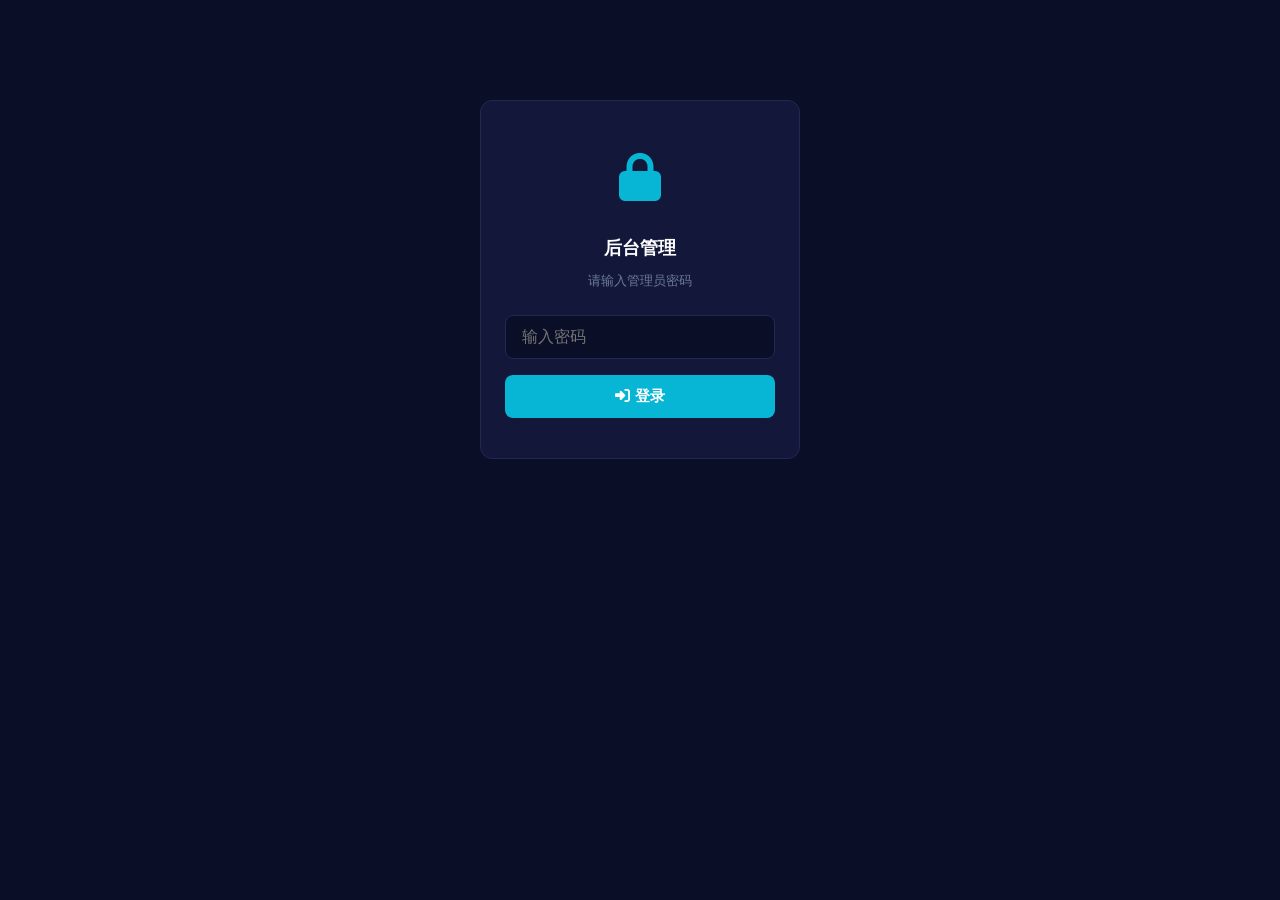
<file: admin.html>
<!DOCTYPE html>
<html lang="zh-CN">
<head>
  <meta charset="UTF-8">
  <meta name="viewport" content="width=device-width, initial-scale=1.0, maximum-scale=1.0, user-scalable=no">
  <title>海创周 · 后台管理</title>
  <link rel="stylesheet" href="https://cdnjs.cloudflare.com/ajax/libs/font-awesome/6.5.1/css/all.min.css">
  <link rel="stylesheet" href="css/style.css">
  <style>
    :root {
      --admin-bg: #0a0e27;
      --admin-card: #13183a;
      --admin-border: #1e2954;
      --admin-accent: #06b6d4;
      --admin-danger: #ef4444;
      --admin-text: #c8d6e5;
      --admin-muted: #6c7a9a;
    }
    body { background: var(--admin-bg); color: var(--admin-text); font-family: -apple-system, 'Segoe UI', sans-serif; margin: 0; padding: 20px; min-height: 100vh; }
    .admin-container { max-width: 720px; margin: 0 auto; }
    .admin-header { display: flex; align-items: center; gap: 12px; margin-bottom: 24px; padding-bottom: 16px; border-bottom: 1px solid var(--admin-border); }
    .admin-header h1 { font-size: 20px; margin: 0; color: #fff; }
    .admin-header h1 i { color: var(--admin-accent); margin-right: 8px; }
    .admin-header .back-link { margin-left: auto; color: var(--admin-muted); text-decoration: none; font-size: 13px; }
    .admin-header .back-link:hover { color: var(--admin-accent); }

    /* 登录页 */
    .login-box { background: var(--admin-card); border: 1px solid var(--admin-border); border-radius: 12px; padding: 40px 24px; text-align: center; max-width: 320px; margin: 80px auto; }
    .login-box .lock-icon { font-size: 48px; color: var(--admin-accent); margin-bottom: 16px; }
    .login-box h2 { color: #fff; font-size: 18px; margin: 0 0 8px; }
    .login-box p { color: var(--admin-muted); font-size: 13px; margin: 0 0 24px; }
    .login-box input { width: 100%; padding: 12px 16px; border: 1px solid var(--admin-border); border-radius: 8px; background: var(--admin-bg); color: #fff; font-size: 16px; box-sizing: border-box; outline: none; }
    .login-box input:focus { border-color: var(--admin-accent); }
    .login-box .login-btn { margin-top: 16px; width: 100%; padding: 12px; border: none; border-radius: 8px; background: var(--admin-accent); color: #fff; font-size: 15px; font-weight: 600; cursor: pointer; }
    .login-box .login-btn:hover { opacity: .85; }
    .login-error { color: var(--admin-danger); font-size: 13px; margin-top: 12px; display: none; }

    /* 管理面板 */
    .section { margin-bottom: 28px; }
    .section-header { display: flex; align-items: center; gap: 10px; margin-bottom: 12px; }
    .section-header h2 { font-size: 16px; margin: 0; color: #fff; }
    .section-header .count { background: var(--admin-border); color: var(--admin-muted); padding: 2px 10px; border-radius: 10px; font-size: 12px; }
    .clear-btn { background: var(--admin-border); color: var(--admin-danger); border: none; border-radius: 6px; padding: 4px 10px; font-size: 12px; cursor: pointer; margin-left: auto; }
    .clear-btn:hover { background: rgba(239,68,68,0.15); }

    .data-table { width: 100%; border-collapse: collapse; font-size: 13px; }
    .data-table th { background: var(--admin-card); color: var(--admin-muted); font-weight: 500; text-align: left; padding: 10px 12px; border-bottom: 1px solid var(--admin-border); font-size: 11px; text-transform: uppercase; letter-spacing: .5px; }
    .data-table td { padding: 10px 12px; border-bottom: 1px solid var(--admin-border); vertical-align: middle; }
    .data-table tr:hover td { background: rgba(6,182,212,.04); }
    .data-table .col-id { color: var(--admin-muted); width: 48px; }
    .data-table .col-name { color: #fff; }
    .data-table .col-text { color: var(--admin-text); word-break: break-word; }
    .data-table .col-time { color: var(--admin-muted); font-size: 11px; white-space: nowrap; width: 80px; }
    .data-table .col-action { width: 44px; text-align: center; }

    .del-btn { background: none; border: 1px solid transparent; color: var(--admin-danger); cursor: pointer; font-size: 16px; padding: 4px 8px; border-radius: 6px; transition: all .15s; opacity: .5; }
    .del-btn:hover { opacity: 1; background: rgba(239,68,68,.12); border-color: rgba(239,68,68,.3); }

    .empty-state { text-align: center; padding: 32px; color: var(--admin-muted); font-size: 13px; background: var(--admin-card); border-radius: 8px; }

    .toast { position: fixed; bottom: 24px; left: 50%; transform: translateX(-50%); background: #1a1d3a; color: #fff; padding: 10px 20px; border-radius: 8px; font-size: 13px; box-shadow: 0 4px 20px rgba(0,0,0,.4); display: none; z-index: 999; white-space: nowrap; }
    .toast.show { display: block; animation: toastIn .3s ease; }
    @keyframes toastIn { from { opacity: 0; transform: translateX(-50%) translateY(12px); } to { opacity: 1; transform: translateX(-50%) translateY(0); } }

    @media (max-width: 500px) {
      body { padding: 12px; }
      .data-table { font-size: 12px; }
      .data-table td, .data-table th { padding: 6px 6px; }
      .data-table .col-id { display: none; }
      .data-table .col-text { max-width: 90px; }
    }
  </style>
</head>
<body>

<div class="admin-container">

  <!-- 登录 -->
  <div class="login-box" id="loginBox">
    <div class="lock-icon"><i class="fas fa-lock"></i></div>
    <h2>后台管理</h2>
    <p>请输入管理员密码</p>
    <input type="password" id="pwdInput" placeholder="输入密码" autocomplete="off">
    <button class="login-btn" id="loginBtn"><i class="fas fa-sign-in-alt"></i> 登录</button>
    <div class="login-error" id="loginError"><i class="fas fa-exclamation-circle"></i> 密码错误</div>
  </div>

  <!-- 管理面板（登录后显示） -->
  <div id="adminPanel" style="display:none">

    <div class="admin-header">
      <h1><i class="fas fa-shield-alt"></i> 海创周 · 后台管理</h1>
      <a href="https://haichuangzhou1.pages.dev/" class="back-link" target="_blank"><i class="fas fa-external-link-alt"></i> 前台</a>
    </div>

    <!-- 签到管理 -->
    <div class="section">
      <div class="section-header">
        <h2><i class="fas fa-clipboard-check" style="color:var(--admin-accent)"></i> 签到</h2>
        <span class="count" id="ciCount">0</span>
      </div>
      <div id="ciList"></div>
    </div>

    <!-- 留言管理 -->
    <div class="section">
      <div class="section-header">
        <h2><i class="fas fa-comments" style="color:var(--admin-accent)"></i> 留言</h2>
        <button class="clear-btn" onclick="clearMessages()" title="清空全部留言"><i class="fas fa-eraser"></i> 清空</button>
        <span class="count" id="msgCount">0</span>
      </div>
      <div id="msgList"></div>
    </div>

  </div>
</div>

<div class="toast" id="toast"></div>

<script>
const API_BASE = 'https://hkgexport.com/api';
let adminPassword = '';

// Toast 提示
function showToast(msg) {
  const el = document.getElementById('toast');
  el.textContent = msg;
  el.classList.add('show');
  setTimeout(() => el.classList.remove('show'), 2000);
}

// 带密码的 API 请求
async function adminFetch(path, opts = {}) {
  const res = await fetch(API_BASE + path, {
    ...opts,
    headers: { ...opts.headers, 'X-Admin-Password': adminPassword },
  });
  const json = await res.json();
  if (!json.ok) throw new Error(json.error || '请求失败');
  return json;
}

// 加载签到列表
async function loadCheckins() {
  try {
    const json = await adminFetch('/admin/checkins');
    const data = json.data || [];
    document.getElementById('ciCount').textContent = data.length;
    const list = document.getElementById('ciList');

    if (data.length === 0) {
      list.innerHTML = '<div class="empty-state"><i class="fa-regular fa-face-smile"></i> 暂无签到</div>';
      return;
    }

    let html = '<table class="data-table"><thead><tr><th>#</th><th>姓名</th><th>时间</th><th></th></tr></thead><tbody>';
    data.forEach(r => {
      const d = new Date(r.t);
      const time = d.toLocaleString('zh-CN', { month:'2-digit', day:'2-digit', hour:'2-digit', minute:'2-digit' });
      html += `<tr>
        <td class="col-id">${r.id}</td>
        <td class="col-name">${escapeHtml(r.name)}</td>
        <td class="col-time">${time}</td>
        <td class="col-action"><button class="del-btn" onclick="delCheckin(${r.id})" title="删除"><i class="fas fa-trash-alt"></i></button></td>
      </tr>`;
    });
    html += '</tbody></table>';
    list.innerHTML = html;
  } catch (e) {
    document.getElementById('ciList').innerHTML = `<div class="empty-state" style="color:var(--admin-danger)"><i class="fas fa-exclamation-circle"></i> 加载失败: ${e.message}</div>`;
  }
}

// 加载留言列表
async function loadMessages() {
  try {
    const json = await adminFetch('/admin/messages');
    const data = json.data || [];
    document.getElementById('msgCount').textContent = data.length;
    const list = document.getElementById('msgList');

    if (data.length === 0) {
      list.innerHTML = '<div class="empty-state"><i class="fa-regular fa-face-smile"></i> 暂无留言</div>';
      return;
    }

    let html = '<table class="data-table"><thead><tr><th>#</th><th>头像</th><th>昵称</th><th>内容</th><th>时间</th><th></th></tr></thead><tbody>';
    data.forEach(r => {
      const d = new Date(r.t);
      const time = d.toLocaleString('zh-CN', { month:'2-digit', day:'2-digit', hour:'2-digit', minute:'2-digit' });
      html += `<tr>
        <td class="col-id">${r.id}</td>
        <td style="font-size:18px;text-align:center;width:32px">${escapeHtml(r.label || '🙂')}</td>
        <td class="col-name">${escapeHtml(r.name || '匿名')}</td>
        <td class="col-text">${escapeHtml(r.text)}</td>
        <td class="col-time">${time}</td>
        <td class="col-action"><button class="del-btn" onclick="delMessage(${r.id})" title="删除"><i class="fas fa-trash-alt"></i></button></td>
      </tr>`;
    });
    html += '</tbody></table>';
    list.innerHTML = html;
  } catch (e) {
    document.getElementById('msgList').innerHTML = `<div class="empty-state" style="color:var(--admin-danger)"><i class="fas fa-exclamation-circle"></i> 加载失败: ${e.message}</div>`;
  }
}

// 删除签到
async function delCheckin(id) {
  if (!confirm('确定删除这条签到？')) return;
  try {
    await adminFetch('/admin/checkin?id=' + id, { method: 'DELETE' });
    showToast('已删除签到 #' + id);
    loadCheckins();
  } catch (e) {
    showToast('删除失败: ' + e.message);
  }
}

// 删除留言
async function delMessage(id) {
  if (!confirm('确定删除这条留言？')) return;
  try {
    await adminFetch('/admin/message?id=' + id, { method: 'DELETE' });
    showToast('已删除留言 #' + id);
    loadMessages();
  } catch (e) {
    showToast('删除失败: ' + e.message);
  }
}

// 清空全部留言
async function clearMessages() {
  if (!confirm('确定清空全部留言？此操作不可撤销！')) return;
  try {
    await adminFetch('/admin/messages/all', { method: 'DELETE' });
    showToast('已清空全部留言');
    loadMessages();
  } catch (e) {
    showToast('清空失败: ' + e.message);
  }
}

function escapeHtml(str) {
  const div = document.createElement('div');
  div.textContent = str;
  return div.innerHTML;
}

// 登录
document.getElementById('loginBtn').onclick = async () => {
  const pwd = document.getElementById('pwdInput').value.trim();
  if (!pwd) return;
  adminPassword = pwd;

  // 验证密码
  try {
    const json = await adminFetch('/admin/checkins');
    if (json.ok) {
      document.getElementById('loginBox').style.display = 'none';
      document.getElementById('adminPanel').style.display = 'block';
      loadCheckins();
      loadMessages();
    }
  } catch (e) {
    document.getElementById('loginError').style.display = 'block';
    adminPassword = '';
  }
};

// 回车登录
document.getElementById('pwdInput').onkeydown = (e) => {
  if (e.key === 'Enter') document.getElementById('loginBtn').click();
};
</script>
</body>
</html>
</file>
<file: css/style.css>
/* ===== 海创周 · H5 Styles ===== */

:root {
  --primary: #0a2463;
  --primary-light: #1e3a8a;
  --accent: #06b6d4;
  --accent2: #0284c7;
  --gold: #f59e0b;
  --text: #1e293b;
  --text-light: #64748b;
  --bg: #f8fafc;
  --card: #ffffff;
  --radius: 14px;
}

* { margin: 0; padding: 0; box-sizing: border-box; }

html { scroll-behavior: smooth; }

body {
  font-family: -apple-system, BlinkMacSystemFont, 'PingFang SC', 'Helvetica Neue', 'Microsoft YaHei', sans-serif;
  background: var(--bg);
  color: var(--text);
  line-height: 1.6;
  -webkit-font-smoothing: antialiased;
}

a { text-decoration: none; color: inherit; }
img { max-width: 100%; vertical-align: middle; }

.container { max-width: 780px; margin: 0 auto; padding: 0 20px; }

/* ===== Nav ===== */
.navbar {
  position: fixed; top: 0; left: 0; right: 0; z-index: 100;
  background: rgba(10, 36, 99, 0.95); backdrop-filter: blur(12px);
  border-bottom: 1px solid rgba(255,255,255,.08);
}
.navbar .container {
  display: flex; align-items: center; justify-content: space-between;
  height: 58px; padding: 0 20px;
}
.nav-logo {
  display: flex; align-items: center; gap: 10px;
  font-size: 18px; font-weight: 700; color: #fff;
}
.nav-logo svg { width: 30px; height: 30px; }
.nav-toggle {
  background: none; border: none; color: #fff;
  font-size: 22px; cursor: pointer; display: none;
}
.nav-links { display: flex; gap: 6px; list-style: none; }
.nav-links a {
  display: block; padding: 8px 14px;
  font-size: 13px; color: rgba(255,255,255,.7); border-radius: 8px;
  transition: .2s;
}
.nav-links a:hover,
.nav-links a.active { color: #fff; background: rgba(255,255,255,.12); }

@media (max-width: 640px) {
  .nav-toggle { display: block; }
  .nav-links {
    display: none; position: absolute; top: 58px; left: 0; right: 0;
    flex-direction: column; background: var(--primary);
    padding: 10px 20px; gap: 2px;
  }
  .nav-links.open { display: flex; }
}

/* ===== Hero ===== */
.hero {
  position: relative; min-height: 100vh; display: flex; align-items: center;
  justify-content: center; overflow: hidden;
  background: linear-gradient(135deg, #0a2463 0%, #1e3a8a 35%, #0369a1 65%, #0e7490 100%);
}
.hero::before {
  content: '';
  position: absolute; inset: 0;
  background:
    radial-gradient(ellipse 600px 400px at 20% 30%, rgba(6,182,212,.15) 0%, transparent 70%),
    radial-gradient(ellipse 500px 500px at 80% 70%, rgba(245,158,11,.06) 0%, transparent 60%);
}
.hero-particles {
  position: absolute; inset: 0; overflow: hidden;
  opacity: .35;
}
.hero-particles span {
  position: absolute; width: 3px; height: 3px;
  background: rgba(255,255,255,.5); border-radius: 50%;
  animation: float linear infinite;
}
@keyframes float {
  0% { transform: translateY(100vh) scale(0); opacity: 0; }
  10% { opacity: 1; }
  90% { opacity: .3; }
  100% { transform: translateY(-20px) scale(1); opacity: 0; }
}
.hero-content {
  position: relative; z-index: 2; text-align: center;
  padding: 100px 24px 60px; max-width: 640px;
}
.hero-badge {
  display: inline-block; padding: 6px 18px; margin-bottom: 20px;
  background: rgba(255,255,255,.12); backdrop-filter: blur(8px);
  border: 1px solid rgba(255,255,255,.2); border-radius: 30px;
  font-size: 13px; color: rgba(255,255,255,.85); letter-spacing: 2px;
}
.hero-content h1 {
  font-size: clamp(32px, 7vw, 52px); font-weight: 800; color: #fff;
  line-height: 1.2; margin-bottom: 12px;
}
.hero-content h1 small {
  display: block; font-size: clamp(15px, 3vw, 20px);
  font-weight: 400; color: rgba(255,255,255,.7); margin-top: 8px;
}
/* ===== Countdown Board ===== */
.countdown-wrap { margin: 28px 0 24px; text-align: center; }
.countdown-label {
  font-size: 13px; color: rgba(255,255,255,.6); letter-spacing: 4px;
  margin-bottom: 14px; text-transform: uppercase;
}
.countdown-board {
  display: inline-flex; align-items: center; gap: 6px;
  background: rgba(0,0,0,.35); backdrop-filter: blur(12px);
  border: 1px solid rgba(255,255,255,.12);
  border-radius: 16px; padding: 14px 20px;
}
.cd-block { display: flex; flex-direction: column; align-items: center; gap: 2px; }
.cd-num {
  display: block; min-width: 60px;
  font-size: clamp(32px, 8vw, 52px); font-weight: 800;
  color: #fff; text-align: center;
  font-variant-numeric: tabular-nums;
  text-shadow: 0 0 20px rgba(6,182,212,.4);
  background: rgba(255,255,255,.06);
  border-radius: 10px; padding: 6px 10px;
  line-height: 1;
}
.cd-unit {
  font-size: 11px; color: rgba(255,255,255,.5); letter-spacing: 2px;
}
.cd-sep {
  font-size: clamp(24px, 5vw, 38px); font-weight: 300;
  color: rgba(255,255,255,.4); margin-top: -12px;
  animation: pulse 1s ease infinite;
}
@keyframes pulse {
  0%, 100% { opacity: .4; }
  50% { opacity: .8; }
}

.hero-content .sub {
  font-size: 15px; color: rgba(255,255,255,.65);
  margin-bottom: 30px; max-width: 480px; margin-left: auto; margin-right: auto;
}
.hero-stats {
  display: flex; justify-content: center; gap: 30px; margin: 30px 0;
}
.hero-stat { text-align: center; }
.hero-stat .num {
  display: block; font-size: 28px; font-weight: 800; color: var(--accent);
}
.hero-stat .lbl {
  font-size: 12px; color: rgba(255,255,255,.6); margin-top: 2px;
}
.hero-cta {
  display: inline-flex; align-items: center; gap: 8px;
  padding: 14px 36px; margin-top: 10px;
  background: linear-gradient(135deg, var(--accent), var(--accent2));
  color: #fff; font-size: 16px; font-weight: 600; border-radius: 30px;
  box-shadow: 0 8px 24px rgba(6,182,212,.35);
  transition: .3s;
}
.hero-cta:hover { transform: translateY(-2px); box-shadow: 0 12px 32px rgba(6,182,212,.45); }

/* ===== Section Common ===== */
section { padding: 60px 0; }
.section-title { text-align: center; margin-bottom: 40px; }
.section-title .tag {
  display: inline-block; padding: 4px 14px; margin-bottom: 10px;
  background: rgba(6,182,212,.1); color: var(--accent2);
  border-radius: 16px; font-size: 12px; font-weight: 600;
}
.section-title h2 {
  font-size: clamp(24px, 5vw, 32px); font-weight: 800;
}
.section-title p {
  color: var(--text-light); font-size: 14px; margin-top: 6px;
}
.section-title .bar {
  width: 50px; height: 3px; margin: 14px auto 0;
  background: linear-gradient(90deg, var(--accent), var(--accent2)); border-radius: 2px;
}

/* ===== About ===== */
.about-card {
  background: var(--card); border-radius: var(--radius);
  padding: 30px 24px; box-shadow: 0 1px 4px rgba(0,0,0,.06);
}
.about-stats-grid {
  display: grid; grid-template-columns: repeat(2, 1fr); gap: 12px;
  margin-top: 20px;
}
.stat-card {
  background: linear-gradient(135deg, #eef2ff, #f0fdfa);
  border-radius: 12px; padding: 18px; text-align: center;
}
.stat-card .num {
  display: block; font-size: 26px; font-weight: 800; color: var(--primary);
}
.stat-card .lbl { font-size: 12px; color: var(--text-light); margin-top: 2px; }

/* ===== Info ===== */
.info-grid { display: grid; gap: 12px; }
.info-item {
  display: flex; align-items: flex-start; gap: 14px;
  background: var(--card); border-radius: var(--radius);
  padding: 20px; box-shadow: 0 1px 4px rgba(0,0,0,.06);
}
.info-item .icon {
  width: 42px; height: 42px; flex-shrink: 0;
  display: flex; align-items: center; justify-content: center;
  background: linear-gradient(135deg, var(--accent), var(--accent2));
  border-radius: 12px; color: #fff; font-size: 18px;
}
.info-item h4 { font-size: 14px; font-weight: 700; }
.info-item p { font-size: 13px; color: var(--text-light); margin-top: 2px; }

/* ===== Activities ===== */
.act-header {
  display: flex; align-items: center; gap: 12px; margin-bottom: 24px;
}
.act-number {
  width: 50px; height: 50px; flex-shrink: 0;
  display: flex; align-items: center; justify-content: center;
  background: linear-gradient(135deg, var(--primary), #312e81);
  color: #fff; font-size: 22px; font-weight: 800; border-radius: 50%;
}
.act-title h3 { font-size: 18px; font-weight: 700; }
.act-title p { font-size: 13px; color: var(--text-light); }

.act-grid { display: grid; gap: 10px; margin-bottom: 28px; }
.act-item {
  display: flex; gap: 12px; padding: 16px;
  background: var(--card); border-radius: var(--radius);
  box-shadow: 0 1px 4px rgba(0,0,0,.06);
  border-left: 3px solid var(--accent);
}
.act-item .idx { font-size: 13px; font-weight: 700; color: var(--accent2); white-space: nowrap; }
.act-item .desc { font-size: 14px; }

/* ===== Speakers ===== */
/* ===== Accordion (风琴页) ===== */
.accordion { display: flex; flex-direction: column; gap: 8px; }
.accordion-item {
  background: var(--card); border-radius: var(--radius);
  box-shadow: 0 1px 4px rgba(0,0,0,.06);
  overflow: hidden;
  transition: .2s;
}
.accordion-item.open { box-shadow: 0 4px 16px rgba(0,0,0,.1); }
.accordion-header {
  display: flex; align-items: center; gap: 12px;
  padding: 16px; cursor: pointer; user-select: none;
  -webkit-tap-highlight-color: transparent;
}
.accordion-header:active { background: rgba(0,0,0,.02); }
.accordion-header .avatar {
  width: 44px; height: 44px; flex-shrink: 0;
  border-radius: 50%; display: flex; align-items: center; justify-content: center;
  background: linear-gradient(135deg, var(--accent), var(--accent2));
  color: #fff; font-size: 18px; font-weight: 700;
}
.accordion-header .info { flex: 1; min-width: 0; }
.accordion-header .info h4 { font-size: 15px; font-weight: 700; }
.accordion-header .info .role { font-size: 12px; color: var(--accent2); margin-top: 1px; }
.accordion-header .arrow {
  flex-shrink: 0; width: 24px; text-align: center;
  color: var(--text-light); transition: transform .3s;
  font-size: 14px;
}
.accordion-item.open .accordion-header .arrow { transform: rotate(180deg); }
.accordion-body {
  max-height: 0; overflow: hidden;
  transition: max-height .35s ease, padding .35s ease;
  padding: 0 16px;
}
.accordion-item.open .accordion-body {
  max-height: 200px;
  padding: 0 16px 16px;
}
.accordion-body .title { font-size: 13px; color: var(--text); font-weight: 600; }
.accordion-body .bio-detail { font-size: 13px; color: var(--text-light); margin-top: 4px; line-height: 1.7; }

/* ===== Timeline ===== */
.timeline { position: relative; padding-left: 32px; }
.timeline::before {
  content: ''; position: absolute; left: 11px; top: 0; bottom: 0;
  width: 2px; background: linear-gradient(to bottom, var(--accent), var(--primary));
}
.tl-item {
  position: relative; padding-bottom: 22px;
}
.tl-item::before {
  content: ''; position: absolute; left: -24px; top: 5px;
  width: 10px; height: 10px; border-radius: 50%;
  background: var(--accent); border: 2px solid #fff;
  box-shadow: 0 0 0 2px var(--accent);
}
.tl-item.year-dot::before { background: var(--gold); box-shadow: 0 0 0 2px var(--gold); }
.tl-item .year { font-size: 13px; font-weight: 700; color: var(--accent2); }
.tl-item .desc { font-size: 14px; margin-top: 2px; }

/* ===== Media ===== */
.media-grid { display: grid; gap: 12px; }
.media-card {
  display: flex; gap: 14px; padding: 16px;
  background: var(--card); border-radius: var(--radius);
  box-shadow: 0 1px 4px rgba(0,0,0,.06); cursor: pointer;
  transition: .2s;
}
.media-card:hover { box-shadow: 0 4px 16px rgba(0,0,0,.1); }
.media-card .thumb {
  width: 80px; height: 60px; flex-shrink: 0; border-radius: 8px;
  display: flex; align-items: center; justify-content: center;
  font-size: 24px; background: linear-gradient(135deg, #eef2ff, #f0fdfa);
}
.media-card .body { flex: 1; min-width: 0; }
.media-card h4 { font-size: 14px; font-weight: 600; display: -webkit-box; -webkit-line-clamp: 2; -webkit-box-orient: vertical; overflow: hidden; }
.media-card .src { font-size: 12px; color: var(--text-light); margin-top: 2px; }

/* ===== Alt Section ===== */
.section-alt { background: var(--card); }

/* ===== 签到 ===== */
.checkin-card {
  background: var(--card); border-radius: var(--radius);
  box-shadow: 0 1px 4px rgba(0,0,0,.06);
  margin-bottom: 20px; overflow: hidden;
}
.checkin-form { padding: 24px; }
.checkin-hero { text-align: center; margin-bottom: 18px; }
.checkin-hero .checkin-icon { font-size: 40px; display: block; margin-bottom: 8px; }
.checkin-hero h3 { font-size: 18px; font-weight: 700; }
.checkin-hero p { font-size: 13px; color: var(--text-light); margin-top: 2px; }
.checkin-input-row {
  display: flex; gap: 10px;
}
.checkin-input-row input {
  flex: 1; border: 2px solid #e2e8f0; border-radius: 12px;
  padding: 14px 16px; font-size: 16px; font-family: inherit;
  outline: none; transition: .2s; background: #f8fafc;
}
.checkin-input-row input:focus {
  border-color: var(--accent); background: #fff;
  box-shadow: 0 0 0 3px rgba(6,182,212,.1);
}
.checkin-input-row button {
  padding: 14px 28px; flex-shrink: 0;
  background: linear-gradient(135deg, var(--accent), var(--accent2));
  color: #fff; border: none; border-radius: 12px;
  font-size: 16px; font-weight: 700; cursor: pointer;
  transition: .2s; white-space: nowrap;
}
.checkin-input-row button:active { transform: scale(.97); }
.checkin-input-row button:disabled { opacity: .5; cursor: not-allowed; }

.checkin-done {
  padding: 30px 24px; text-align: center;
}
.checkin-badge {
  display: inline-flex; align-items: center; gap: 8px;
  padding: 10px 28px;
  background: linear-gradient(135deg, #059669, #10b981);
  color: #fff; border-radius: 30px; font-size: 20px; font-weight: 700;
  margin-bottom: 16px; box-shadow: 0 4px 16px rgba(5,150,105,.25);
}
.checkin-badge .cb-icon { font-size: 24px; }
.checkin-info {
  font-size: 15px; color: var(--text); margin-bottom: 14px;
}
.checkin-info strong {
  font-size: 22px; color: var(--accent2);
}
.checkin-stamp {
  display: inline-block; padding: 8px 20px;
  background: #fef3c7; color: #92400e; border-radius: 20px;
  font-size: 18px; font-weight: 700;
  transform: rotate(-3deg);
  margin-bottom: 16px;
}
.checkin-reset {
  display: block; margin: 0 auto;
  background: none; border: 1px solid #e2e8f0; border-radius: 20px;
  padding: 8px 20px; font-size: 13px; color: var(--text-light);
  cursor: pointer; transition: .2s;
}
.checkin-reset:hover { border-color: var(--text-light); color: var(--text); }

.checkin-list-header {
  display: flex; justify-content: space-between; align-items: center;
  margin-bottom: 10px; font-size: 14px; color: var(--text);
}
.checkin-list-header strong { color: var(--accent2); }
.checkin-clear-btn {
  border: none; background: none; cursor: pointer;
  font-size: 12px; color: var(--text-light); padding: 4px 8px; border-radius: 6px;
}
.checkin-clear-btn:hover { background: #f1f5f9; color: #dc2626; }

.checkin-list { display: flex; flex-direction: column; gap: 6px; }
.checkin-person {
  display: flex; align-items: center; gap: 12px;
  padding: 12px 14px; background: var(--card); border-radius: 10px;
  box-shadow: 0 1px 3px rgba(0,0,0,.04);
  animation: slideUp .3s ease;
}
.checkin-person .rank {
  width: 28px; height: 28px; flex-shrink: 0;
  display: flex; align-items: center; justify-content: center;
  border-radius: 50%;
  background: linear-gradient(135deg, #eef2ff, #f0fdfa);
  font-size: 12px; font-weight: 700; color: var(--accent2);
}
.checkin-person .rank.top3 { background: linear-gradient(135deg, #fef3c7, #fde68a); color: #92400e; }
.checkin-person .ci-name { font-size: 14px; font-weight: 600; flex: 1; }
.checkin-person .ci-time { font-size: 11px; color: var(--text-light); }
.checkin-person .ci-del {
  background: none; border: none; color: #cbd5e1; cursor: pointer;
  font-size: 12px; padding: 2px 6px; border-radius: 4px;
}
.checkin-person .ci-del:hover { color: #dc2626; background: #f1f5f9; }

/* ===== 留言板 (本地存储) ===== */
.gb-form {
  background: var(--card); border-radius: var(--radius);
  padding: 20px; box-shadow: 0 1px 4px rgba(0,0,0,.06);
  margin-bottom: 20px;
}
.gb-form > p { font-size: 14px; color: var(--text); margin-bottom: 14px; font-weight: 600; }
.gb-form input,
.gb-form textarea {
  width: 100%; border: 1px solid #e2e8f0; border-radius: 10px;
  padding: 11px 14px; font-size: 14px; font-family: inherit;
  outline: none; transition: .2s; box-sizing: border-box;
  background: #f8fafc;
}
.gb-form input:focus,
.gb-form textarea:focus {
  border-color: var(--accent); background: #fff;
  box-shadow: 0 0 0 3px rgba(6,182,212,.1);
}
.gb-form textarea { resize: vertical; min-height: 60px; margin-top: 10px; }
.gb-form-actions {
  display: flex; justify-content: space-between; align-items: center;
  margin-top: 10px; gap: 8px; flex-wrap: wrap;
}
.gb-counter { font-size: 12px; color: var(--text-light); }
.gb-btn {
  display: inline-flex; align-items: center; gap: 6px;
  padding: 9px 22px;
  background: linear-gradient(135deg, var(--accent), var(--accent2));
  color: #fff; border: none; border-radius: 30px;
  font-size: 14px; font-weight: 600; cursor: pointer;
  transition: .2s;
}
.gb-btn:hover { opacity: .9; transform: translateY(-1px); }
.gb-btn:disabled { opacity: .5; cursor: not-allowed; }
.gb-item {
  background: var(--card); border-radius: var(--radius);
  padding: 14px 16px; box-shadow: 0 1px 4px rgba(0,0,0,.06);
  animation: slideUp .3s ease;
}
@keyframes slideUp {
  from { opacity: 0; transform: translateY(12px); }
  to { opacity: 1; transform: translateY(0); }
}
.gb-item-head {
  display: flex; align-items: center; gap: 8px; margin-bottom: 6px;
}
.gb-item-avatar {
  font-size: 20px; line-height: 1;
}
.gb-item-name { font-size: 14px; font-weight: 600; }
.gb-item-time {
  font-size: 11px; color: var(--text-light); margin-left: auto;
}
.gb-item-text {
  font-size: 14px; line-height: 1.7; color: var(--text);
  padding-left: 30px;
}
.gb-item-del {
  background: none; border: none; color: #cbd5e1; cursor: pointer;
  font-size: 12px; padding: 2px 6px; border-radius: 4px;
  margin-left: 4px;
}
.gb-item-del:hover { color: #dc2626; background: #f1f5f9; }
/* ===== 折叠/展开按钮 ===== */
.toggle-expand {
  text-align: center;
  padding: 12px;
  color: var(--accent2);
  font-size: 13px;
  cursor: pointer;
  user-select: none;
  transition: color .2s;
  clear: both;
}
.toggle-expand:hover { color: var(--accent); }
.toggle-expand i { font-size: 11px; margin-left: 4px; }

/* 签到和留言列表最小高度，防止展开/收起时页面跳动 */
#checkinList, #gbList { min-height: 80px; }
.gb-item, .checkin-person { animation: fadeIn .25s ease; }
@keyframes fadeIn {
  from { opacity: 0; transform: translateY(6px); }
  to   { opacity: 1; transform: translateY(0); }
}

footer {
  background: var(--primary); color: rgba(255,255,255,.8); padding: 40px 0 20px;
}
footer .container { display: flex; flex-direction: column; gap: 16px; }
footer .brand { font-size: 16px; font-weight: 700; color: #fff; margin-bottom: 4px; }
footer .info { font-size: 13px; line-height: 1.8; }
footer .info i { width: 18px; color: var(--accent); }
.footer-bottom {
  text-align: center; padding-top: 20px; margin-top: 20px;
  border-top: 1px solid rgba(255,255,255,.1);
  font-size: 12px; color: rgba(255,255,255,.5);
}

/* ===== Fade In ===== */
.fade-in { opacity: 0; transform: translateY(20px); transition: .6s ease; }
.fade-in.visible { opacity: 1; transform: translateY(0); }
</file>
